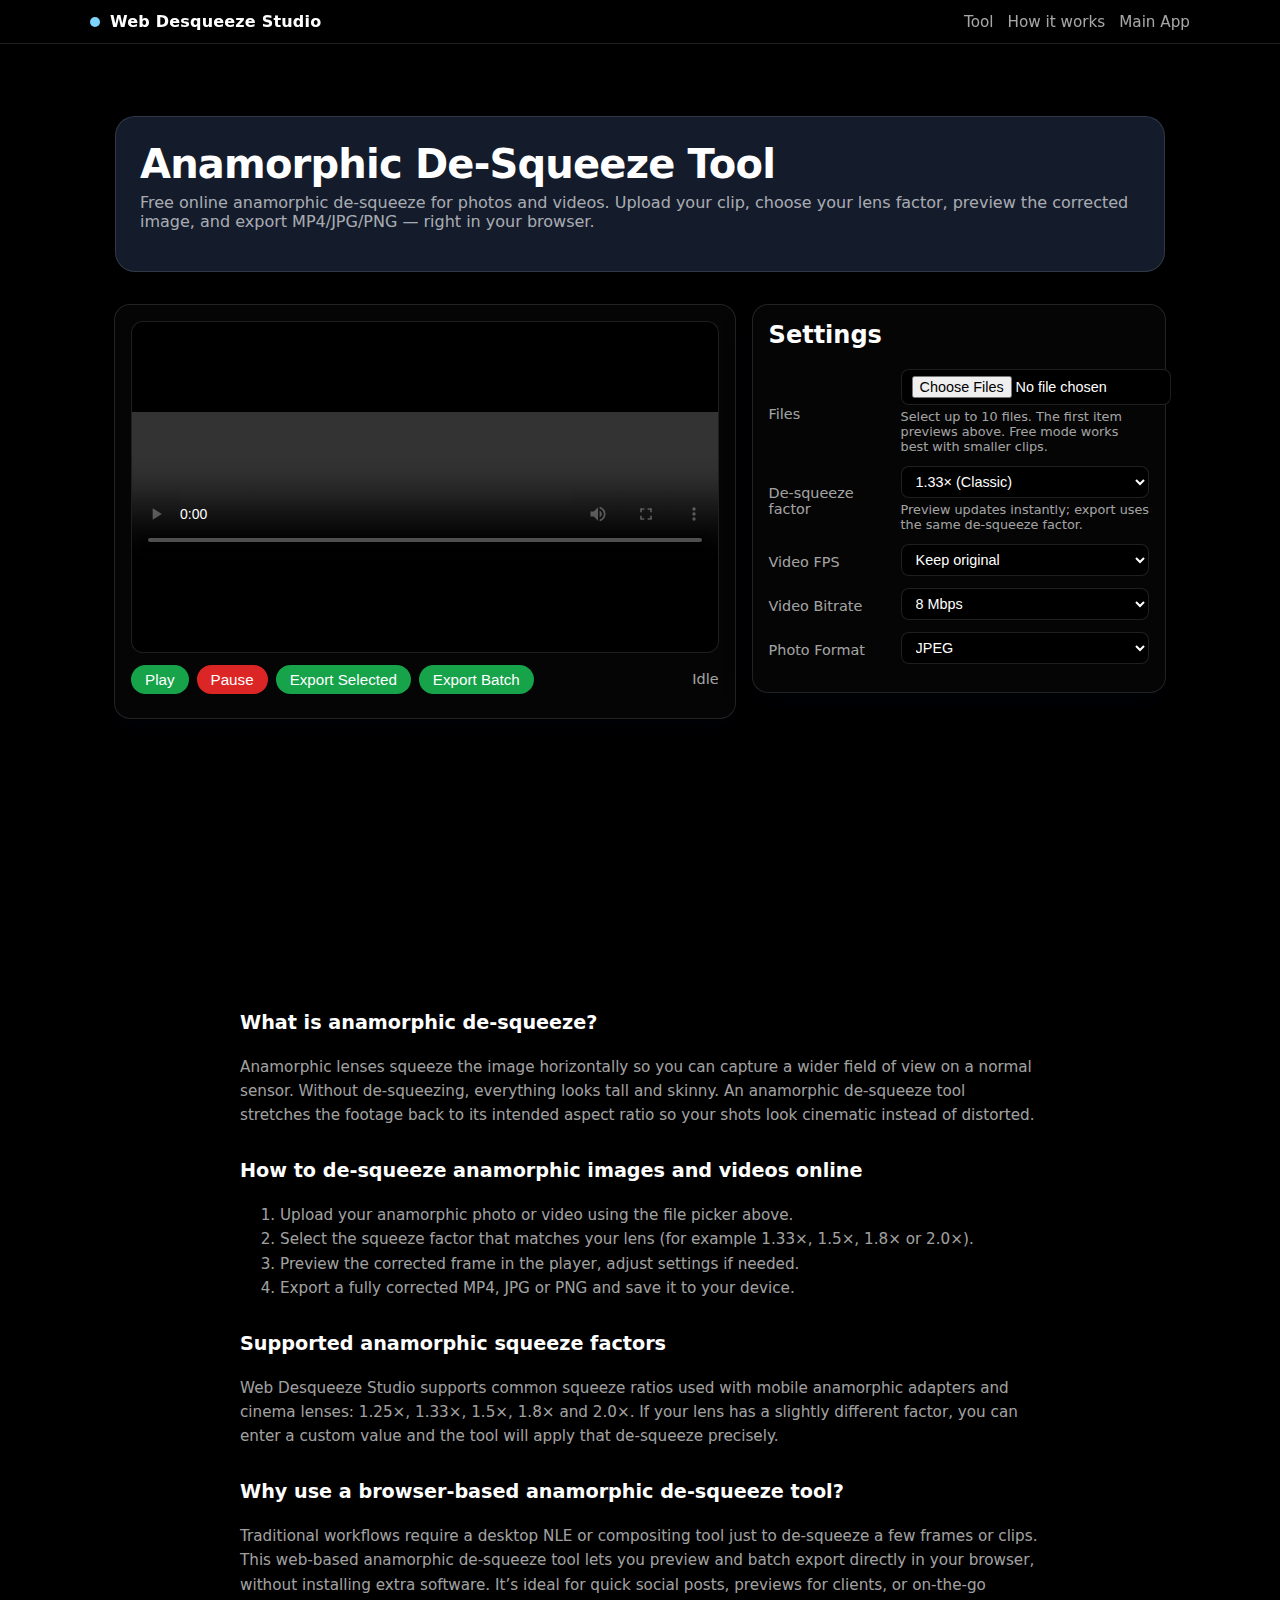
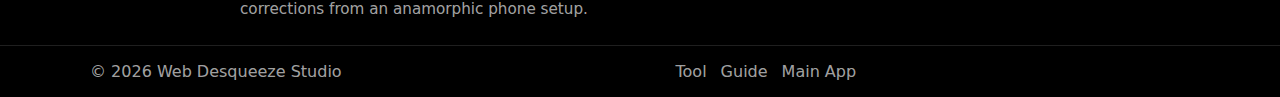
<file: anamorphic-de-squeeze.html>
<!doctype html>
<html lang="en">
<head>
  <meta charset="utf-8" />
  <meta name="viewport" content="width=device-width, initial-scale=1" />

  <!-- SEO: core -->
  <title>Anamorphic De-Squeeze Tool – Web Desqueeze Studio</title>
  <meta name="description"
        content="Free online anamorphic de-squeeze tool. Upload your anamorphic photos or videos, choose your lens squeeze factor (1.33x, 1.5x, 1.8x, 2.0x) and export fully corrected MP4/JPG/PNG with batch support." />
  <meta name="robots" content="index,follow" />
  <link rel="canonical" href="https://anamorphic-desqueeze.com/anamorphic-de-squeeze/" />

  <!-- Open Graph -->
  <meta property="og:type" content="website" />
  <meta property="og:title" content="Anamorphic De-Squeeze Tool – Web Desqueeze Studio" />
  <meta property="og:description"
        content="De-squeeze anamorphic photos and videos in your browser. Preview live and export corrected MP4/JPG/PNG with batch processing." />
  <meta property="og:url" content="https://anamorphic-desqueeze.com/anamorphic-de-squeeze/" />
  <meta property="og:image" content="https://anamorphic-desqueeze.com/og-cover.jpg" />

  <!-- Twitter -->
  <meta name="twitter:card" content="summary_large_image" />
  <meta name="twitter:title" content="Anamorphic De-Squeeze Tool – Web Desqueeze Studio" />
  <meta name="twitter:description"
        content="Free online anamorphic de-squeeze for anamorphic lenses. Try it on your photos or videos, including mobile anamorphic adapters." />
  <meta name="twitter:image" content="https://anamorphic-desqueeze.com/og-cover.jpg" />

  <!-- JSON-LD: WebApplication / Tool -->
  <script type="application/ld+json">
  {
    "@context": "https://schema.org",
    "@type": "WebApplication",
    "name": "Web Desqueeze Studio – Anamorphic De-Squeeze Tool",
    "url": "https://anamorphic-desqueeze.com/anamorphic-de-squeeze/",
    "applicationCategory": "MultimediaApplication",
    "description": "Browser-based anamorphic de-squeeze tool for photos and videos. Supports common anamorphic squeeze factors (1.25x, 1.33x, 1.5x, 1.8x, 2.0x) with batch export to MP4, JPG and PNG.",
    "image": "https://anamorphic-desqueeze.com/og-cover.jpg",
    "operatingSystem": "Any",
    "offers": {
      "@type": "Offer",
      "price": "0",
      "priceCurrency": "USD"
    },
    "creator": {
      "@type": "Organization",
      "name": "Web Desqueeze Studio"
    }
  }
  </script>

  <!-- GA4 (optional, reuse your existing ID) -->
  <script async src="https://www.googletagmanager.com/gtag/js?id=G-6BFDRLKVZK"></script>
  <script>
    window.dataLayer = window.dataLayer || [];
    function gtag(){ dataLayer.push(arguments); }
    gtag('js', new Date());
    gtag('config', 'G-6BFDRLKVZK');
  </script>

  <!-- Styles -->
  <link rel="stylesheet" href="./style.css?v=2" />

  <!-- Minimal header/footer styling (same as your main page) -->
  <style>
    :root {
      --bg: #000; --fg: #fff; --muted: rgba(255,255,255,.65);
      --accent: #7dd3fc;
      --border: rgba(255,255,255,.12);
    }
    body { background:#000; color:#fff; margin:0; font-family: system-ui, -apple-system, BlinkMacSystemFont, "SF Pro Text", sans-serif; }
    .site-header { position:sticky; top:0; z-index:50; background:rgba(0,0,0,.8); backdrop-filter: blur(8px); border-bottom:1px solid var(--border); }
    .site-header__inner { max-width:1100px; margin:0 auto; display:flex; gap:16px; align-items:center; justify-content:space-between; padding:12px 16px; }
    .brand { display:flex; align-items:center; gap:10px; font-weight:700; letter-spacing:.2px; }
    .brand__dot { width:10px; height:10px; border-radius:999px; background:var(--accent); display:inline-block; }
    .nav { display:flex; gap:14px; align-items:center; }
    .nav a { color:var(--muted); text-decoration:none; font-size:.95rem; }
    .nav a:hover { color:#fff; }
    .btn { display:inline-block; background:#000; border:1px solid var(--border); color:#fff; border-radius:12px; padding:8px 14px; text-decoration:none; cursor:pointer; transition:all .15s; }
    .btn:hover { border-color:#555; }
    .btn--primary { border-color: var(--accent); }
    .wrapper { max-width:1100px; margin:0 auto; padding:16px; }
    .hero .card h1 { margin-bottom:.25rem; }
    .hero .card .sub { color:var(--muted); }
    .grid { display:grid; grid-template-columns:minmax(0,3fr) minmax(0,2fr); gap:16px; align-items:flex-start; }
    @media (max-width: 900px) {
      .grid { grid-template-columns:1fr; }
    }
    .panel { background:#050505; border-radius:16px; border:1px solid var(--border); padding:16px; }
    .panel h2 { margin-top:0; }
    .monitor .preview { background:#000; border-radius:12px; overflow:hidden; border:1px solid var(--border); margin-bottom:12px; }
    .monitor video { width:100%; max-height:60vh; background:#000; }
    .controls .actions { display:flex; flex-wrap:wrap; gap:8px; align-items:center; margin-bottom:8px; }
    .controls .start, .controls .stop { border-radius:999px; padding:6px 14px; border:none; font-size:.95rem; cursor:pointer; }
    .controls .start { background:#16a34a; color:#fff; }
    .controls .stop { background:#dc2626; color:#fff; }
    .status { color:var(--muted); font-size:.9rem; }
    .download a { color:var(--accent); text-decoration:none; }
    .download a:hover { text-decoration:underline; }
    .hidden { display:none; }
    .row { display:flex; gap:12px; margin-bottom:12px; }
    .row label { width:120px; font-size:.9rem; color:var(--muted); padding-top:4px; }
    .row > div { flex:1; }
    select, input[type="file"], input[type="number"], input[type="email"], textarea {
      width:100%; max-width:100%;
      background:#000; color:#fff;
      border-radius:8px; border:1px solid var(--border);
      padding:6px 10px; font-size:.9rem;
    }
    small { display:block; color:var(--muted); font-size:.8rem; margin-top:4px; }
    .feature-list { margin:.4rem 0 0 1.2rem; }
    .feature-list li { color: var(--muted); font-size:.95rem; margin:.25rem 0; }
    .site-footer { border-top:1px solid var(--border); margin-top:24px; }
    .site-footer__inner { max-width:1100px; margin:0 auto; padding:16px; display:flex; gap:12px; justify-content:space-between; align-items:center; flex-wrap:wrap; color:var(--muted); }
    .site-footer__links { display:flex; gap:14px; flex-wrap:wrap; }
    .site-footer__links a { color: var(--muted); text-decoration:none; }
    .site-footer__links a:hover { color:#fff; }
    .note { color: var(--muted); font-size:.9rem; }
    main.seo-copy { max-width:800px; margin:32px auto 0; line-height:1.6; color:var(--muted); font-size:.95rem; }
    main.seo-copy h2 { color:#fff; font-size:1.2rem; margin-top:1.8rem; }
  </style>
</head>
<body>
  <!-- Hidden buttons so app.js (if expecting start/stop) never errors -->
  <button id="start" style="display:none"></button>
  <button id="stop" style="display:none"></button>

  <!-- Header -->
  <header class="site-header">
    <div class="site-header__inner">
      <div class="brand">
        <span class="brand__dot"></span>
        <span>Web Desqueeze Studio</span>
      </div>
      <nav class="nav">
        <a href="#tool">Tool</a>
        <a href="#how-it-works">How it works</a>
        <a href="https://anamorphic-desqueeze.com/">Main App</a>
      </nav>
    </div>
  </header>

  <div class="wrapper">
    <header class="hero">
      <div class="card">
        <h1>Anamorphic De-Squeeze Tool</h1>
        <p class="sub">
          Free online anamorphic de-squeeze for photos and videos. Upload your clip, choose your lens factor,
          preview the corrected image, and export MP4/JPG/PNG — right in your browser.
        </p>
      </div>
    </header>

    <!-- TOOL UI (reusing your existing structure / IDs) -->
    <section id="tool" class="grid">
      <section class="panel monitor">
        <div class="preview" id="previewBox">
          <video id="video" playsinline controls preload="metadata"></video>
          <canvas id="photoCanvas" class="hidden"></canvas>
        </div>

        <div class="controls">
          <div class="actions">
            <button id="play" class="start">Play</button>
            <button id="pause" class="stop">Pause</button>
            <button id="exportSelected" class="start" disabled>Export Selected</button>
            <button id="exportBatch" class="start" disabled>Export Batch</button>
            <span id="status" class="status" role="status" aria-live="polite">Idle</span>
          </div>

          <progress id="progressBar" value="0" max="100" class="hidden"></progress>

          <div id="download" class="download hidden">
            <a id="downloadLink" href="#" download>Download</a>
          </div>

          <div id="queue" class="queue hidden"></div>
        </div>
      </section>

      <section class="panel" id="settings">
        <h2>Settings</h2>

        <div class="row">
          <label>Files</label>
          <div>
            <input id="fileInput" type="file"
                   accept="video/*,image/*,.mts,.avi,.mov,.mp4,.png,.jpg,.jpeg"
                   multiple />
            <small>Select up to 10 files. The first item previews above. Free mode works best with smaller clips.</small>
          </div>
        </div>

        <div class="row">
          <label>De-squeeze factor</label>
          <div>
            <select id="desqPreset">
              <option value="1">None (1.00×)</option>
              <option value="1.25">1.25×</option>
              <option value="1.33" selected>1.33× (Classic)</option>
              <option value="1.5">1.50×</option>
              <option value="1.8">1.80×</option>
              <option value="2">2.00×</option>
              <option value="custom">Custom…</option>
            </select>
            <input id="desqCustom" type="number" step="0.01" min="1"
                   placeholder="Custom factor (e.g. 1.45)"
                   class="hidden mt8" />
            <small>Preview updates instantly; export uses the same de-squeeze factor.</small>
          </div>
        </div>

        <div class="row">
          <label>Video FPS</label>
          <div>
            <select id="fpsPreset">
              <option value="copy" selected>Keep original</option>
              <option value="24">24</option>
              <option value="25">25</option>
              <option value="30">30</option>
              <option value="50">50</option>
              <option value="60">60</option>
            </select>
          </div>
        </div>

        <div class="row">
          <label>Video Bitrate</label>
          <div>
            <select id="bitratePreset">
              <option value="8000000" selected>8 Mbps</option>
              <option value="12000000">12 Mbps</option>
              <option value="16000000">16 Mbps</option>
              <option value="25000000">25 Mbps</option>
            </select>
          </div>
        </div>

        <div class="row">
          <label>Photo Format</label>
          <div>
            <select id="photoFormat">
              <option value="image/jpeg" selected>JPEG</option>
              <option value="image/png">PNG</option>
            </select>
          </div>
        </div>

        <!-- Hidden: upload URL, wired to your backend -->
        <div class="row" style="display:none">
          <label>Upload URL</label>
          <input id="uploadUrl" type="text" value="https://api.anamorphic-desqueeze.com/upload" />
        </div>
      </section>
    </section>
  </div>

  <!-- SEO EXPLANATION COPY -->
  <main class="seo-copy" id="how-it-works">
    <h2>What is anamorphic de-squeeze?</h2>
    <p>
      Anamorphic lenses squeeze the image horizontally so you can capture a wider field of view on a normal sensor.
      Without de-squeezing, everything looks tall and skinny. An anamorphic de-squeeze tool stretches the footage back
      to its intended aspect ratio so your shots look cinematic instead of distorted.
    </p>

    <h2>How to de-squeeze anamorphic images and videos online</h2>
    <ol>
      <li>Upload your anamorphic photo or video using the file picker above.</li>
      <li>Select the squeeze factor that matches your lens (for example 1.33×, 1.5×, 1.8× or 2.0×).</li>
      <li>Preview the corrected frame in the player, adjust settings if needed.</li>
      <li>Export a fully corrected MP4, JPG or PNG and save it to your device.</li>
    </ol>

    <h2>Supported anamorphic squeeze factors</h2>
    <p>
      Web Desqueeze Studio supports common squeeze ratios used with mobile anamorphic adapters and cinema lenses:
      1.25×, 1.33×, 1.5×, 1.8× and 2.0×. If your lens has a slightly different factor, you can enter a custom
      value and the tool will apply that de-squeeze precisely.
    </p>

    <h2>Why use a browser-based anamorphic de-squeeze tool?</h2>
    <p>
      Traditional workflows require a desktop NLE or compositing tool just to de-squeeze a few frames or clips.
      This web-based anamorphic de-squeeze tool lets you preview and batch export directly in your browser, without
      installing extra software. It’s ideal for quick social posts, previews for clients, or on-the-go corrections
      from an anamorphic phone setup.
    </p>
  </main>

  <!-- Footer -->
  <footer class="site-footer">
    <div class="site-footer__inner">
      <div>© <span id="y"></span> Web Desqueeze Studio</div>
      <div class="site-footer__links">
        <a href="#tool">Tool</a>
        <a href="#how-it-works">Guide</a>
        <a href="https://anamorphic-desqueeze.com/" rel="noopener">Main App</a>
      </div>
      <div class="note"></div>
    </div>
  </footer>

  <!-- Bootstrapping year -->
  <script>
    document.getElementById('y').textContent = new Date().getFullYear();
  </script>

  <!-- Your app JS (use a version to avoid CDN cache issues, bump v= when you change it) -->
  <script src="./app.js?v=3"></script>
</body>
</html>
</file>
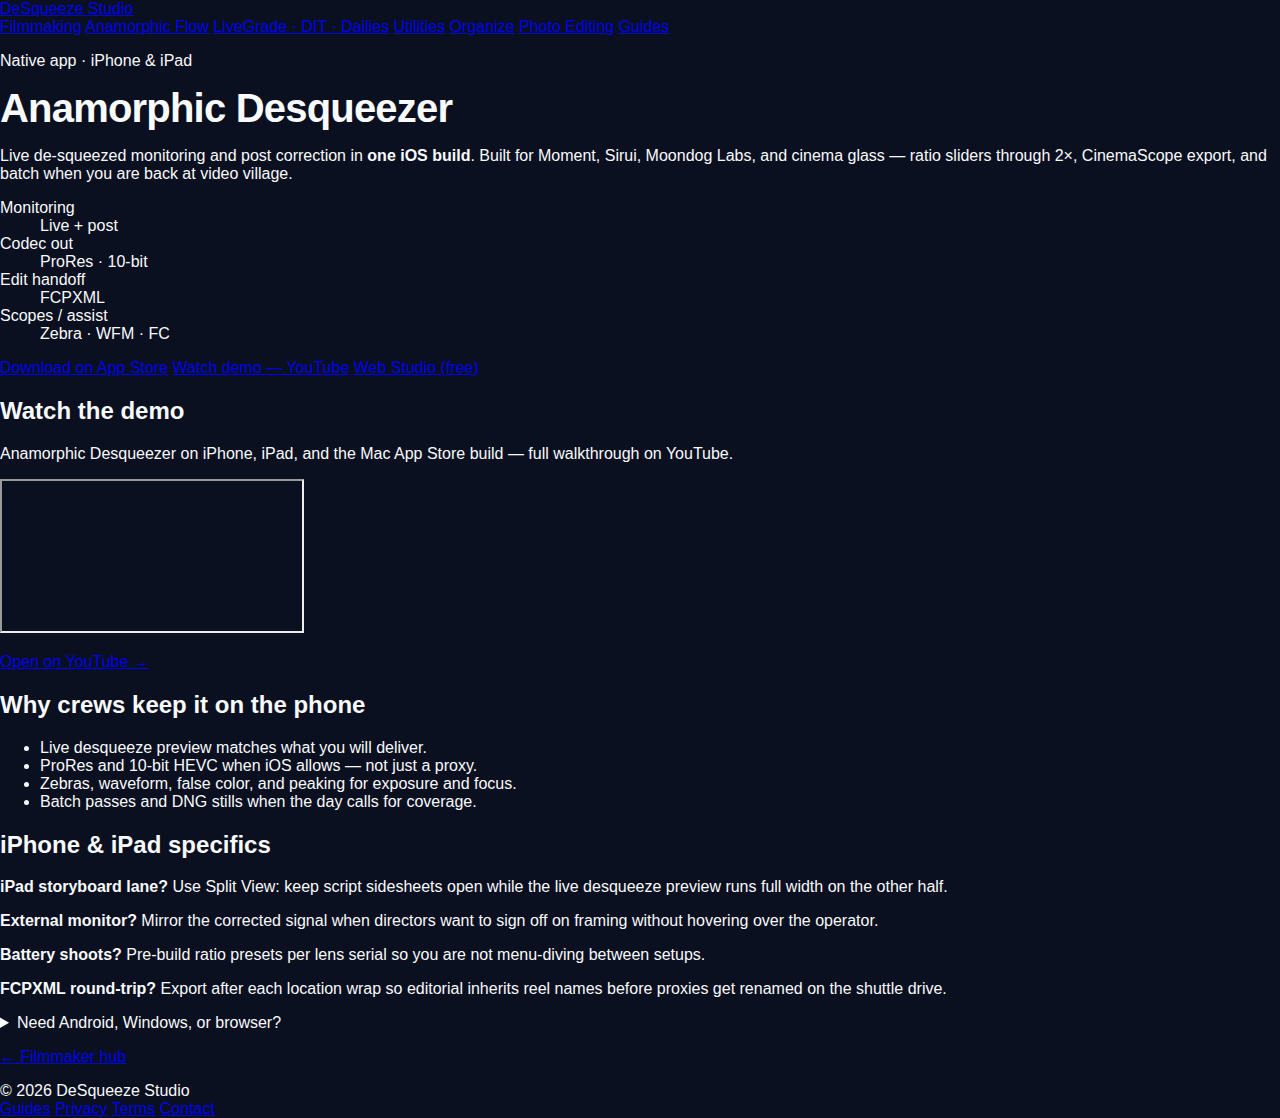
<file: anamorphic-desqueeze-iphone.html>
<!doctype html>
<html lang="en">
<head>
  <meta charset="utf-8" />
  <meta name="viewport" content="width=device-width, initial-scale=1" />

  <title>Anamorphic De-Squeeze for iPhone & iPad | iOS App — DeSqueeze Studio</title>
  <meta name="description"
        content="De-squeeze anamorphic footage on iPhone and iPad. Ratio sliders, CinemaScope presets, batch workflows. On-set monitoring and post for 1.33×, 1.5×, 1.8×, 2× lenses. Download the iOS app or use the free Web Studio." />
  <meta name="keywords"
        content="anamorphic iPhone, anamorphic iPad, iOS desqueeze, iPhone anamorphic lens, 1.33x 1.5x 2x iPhone, CinemaScope iOS, anamorphic app iPhone, desqueeze app iPad, Moment Sirui iPhone" />
  <link rel="canonical" href="https://anamorphic-desqueeze.com/anamorphic-desqueeze-iphone.html" />
  <meta name="robots" content="index,follow" />

  <meta property="og:type" content="website" />
  <meta property="og:title" content="Anamorphic De-Squeeze for iPhone & iPad — DeSqueeze Studio" />
  <meta property="og:description" content="Ratio sliders, CinemaScope, batch workflows. On-set and post anamorphic correction for iPhone & iPad. Free Web Studio also available." />
  <meta property="og:url" content="https://anamorphic-desqueeze.com/anamorphic-desqueeze-iphone.html" />
  <meta property="og:image" content="https://anamorphic-desqueeze.com/preview.jpg" />
  <meta name="twitter:card" content="summary_large_image" />
  <meta name="twitter:title" content="Anamorphic De-Squeeze for iPhone & iPad" />

  <link rel="stylesheet" href="./style.css?v=22" />
</head>
<body class="product-skin product-skin--ios">

  <header class="site-header">
    <div class="site-header__inner">
      <a href="/" class="brand">
        <span class="brand__dot"></span>
        <span>DeSqueeze Studio</span>
      </a>
      <nav class="nav">
        <a href="/index.html#filmstudio">Filmmaking</a>
        <a href="/index.html#anamorphic-flow">Anamorphic Flow</a>
        <a href="/index.html#live-grade">LiveGrade · DIT · Dailies</a>
        <a href="/index.html#utilities">Utilities</a>
        <a href="/index.html#organize">Organize</a>
        <a href="/photo-editing.html">Photo Editing</a>
        <a href="/guides.html">Guides</a>
      </nav>
    </div>
  </header>

  <main class="product-main">
    <header class="product-hero">
      <p class="product-hero__eyebrow">Native app · iPhone &amp; iPad</p>
      <h1 class="product-hero__title">Anamorphic Desqueezer</h1>
      <p class="product-hero__lede">Live de-squeezed monitoring and post correction in <strong>one iOS build</strong>. Built for Moment, Sirui, Moondog Labs, and cinema glass — ratio sliders through 2×, CinemaScope export, and batch when you are back at video village.</p>
      <dl class="product-spec-strip">
        <div class="product-spec-strip__item">
          <dt>Monitoring</dt>
          <dd>Live + post</dd>
        </div>
        <div class="product-spec-strip__item">
          <dt>Codec out</dt>
          <dd>ProRes · 10-bit</dd>
        </div>
        <div class="product-spec-strip__item">
          <dt>Edit handoff</dt>
          <dd>FCPXML</dd>
        </div>
        <div class="product-spec-strip__item">
          <dt>Scopes / assist</dt>
          <dd>Zebra · WFM · FC</dd>
        </div>
      </dl>
      <div class="product-hero__ctas">
        <a class="product-cta product-cta--primary" href="https://apps.apple.com/za/app/anamorphicdesqueezer/id6757354068" target="_blank" rel="noopener">Download on App Store</a>
        <a class="product-cta" href="https://www.youtube.com/watch?v=FEtxiSnYVy4" target="_blank" rel="noopener">Watch demo — YouTube</a>
        <a class="product-cta" href="/index.html#settings">Web Studio (free)</a>
      </div>
    </header>

    <section class="info-block demo-embed" aria-labelledby="ios-anamorphic-demo-heading">
      <h2 id="ios-anamorphic-demo-heading">Watch the demo</h2>
      <p class="demo-embed__caption">Anamorphic Desqueezer on iPhone, iPad, and the Mac App Store build — full walkthrough on YouTube.</p>
      <div class="demo-embed__frame">
        <iframe src="https://www.youtube.com/embed/FEtxiSnYVy4"
          title="Anamorphic Desqueezer — demo on YouTube"
          allow="accelerometer; autoplay; clipboard-write; encrypted-media; gyroscope; picture-in-picture; web-share"
          allowfullscreen
          loading="lazy"></iframe>
      </div>
      <p class="demo-embed__caption"><a href="https://www.youtube.com/watch?v=FEtxiSnYVy4" target="_blank" rel="noopener">Open on YouTube →</a></p>
    </section>

    <div class="product-body">
      <section class="product-panel">
        <h2>Why crews keep it on the phone</h2>
        <ul>
          <li>Live desqueeze preview matches what you will deliver.</li>
          <li>ProRes and 10-bit HEVC when iOS allows — not just a proxy.</li>
          <li>Zebras, waveform, false color, and peaking for exposure and focus.</li>
          <li>Batch passes and DNG stills when the day calls for coverage.</li>
        </ul>
      </section>

      <section class="product-panel">
        <h2>iPhone &amp; iPad specifics</h2>
        <p><strong>iPad storyboard lane?</strong> Use Split View: keep script sidesheets open while the live desqueeze preview runs full width on the other half.</p>
        <p><strong>External monitor?</strong> Mirror the corrected signal when directors want to sign off on framing without hovering over the operator.</p>
        <p><strong>Battery shoots?</strong> Pre-build ratio presets per lens serial so you are not menu-diving between setups.</p>
        <p><strong>FCPXML round-trip?</strong> Export after each location wrap so editorial inherits reel names before proxies get renamed on the shuttle drive.</p>
      </section>

      <details class="product-more">
        <summary>Need Android, Windows, or browser?</summary>
        <p class="product-more__lede">This page stays Apple-native — expand only if your unit mixes OSes.</p>
        <nav class="product-platform-row" aria-label="Other surfaces">
          <a href="/index.html#settings">Web Studio</a>
          <a href="https://www.youtube.com/watch?v=FEtxiSnYVy4" target="_blank" rel="noopener">iOS &amp; Mac demo (YouTube)</a>
          <a href="https://play.google.com/store/apps/details?id=com.squeezer.app" target="_blank" rel="noopener">Android — Anamorphic Desqueezer</a>
          <a href="https://www.youtube.com/shorts/FnR4Y21En1U" target="_blank" rel="noopener">Android demo (YouTube)</a>
          <a href="https://play.google.com/store/apps/details?id=com.cinematiclens.desqueeze.live" target="_blank" rel="noopener">Android — Pro Cam</a>
          <a href="https://apps.microsoft.com/detail/9ph01d6pq8x3?hl=en-GB&amp;gl=IN" target="_blank" rel="noopener">Windows</a>
          <a href="https://www.youtube.com/shorts/e9TnV-kYe50" target="_blank" rel="noopener">Windows demo (YouTube)</a>
        </nav>
      </details>

      <p class="product-back"><a href="/index.html">← Filmmaker hub</a></p>
    </div>
  </main>

  <footer class="site-footer">
    <div class="site-footer__inner">
      <div>© <span id="y"></span> DeSqueeze Studio</div>
      <div class="site-footer__links">
        <a href="/guides.html">Guides</a>
        <a href="/privacy.html">Privacy</a>
        <a href="/terms.html">Terms</a>
        <a href="mailto:teamcentersap@gmail.com">Contact</a>
      </div>
    </div>
  </footer>
  <script>document.getElementById("y").textContent = new Date().getFullYear();</script>
</body>
</html>
</file>
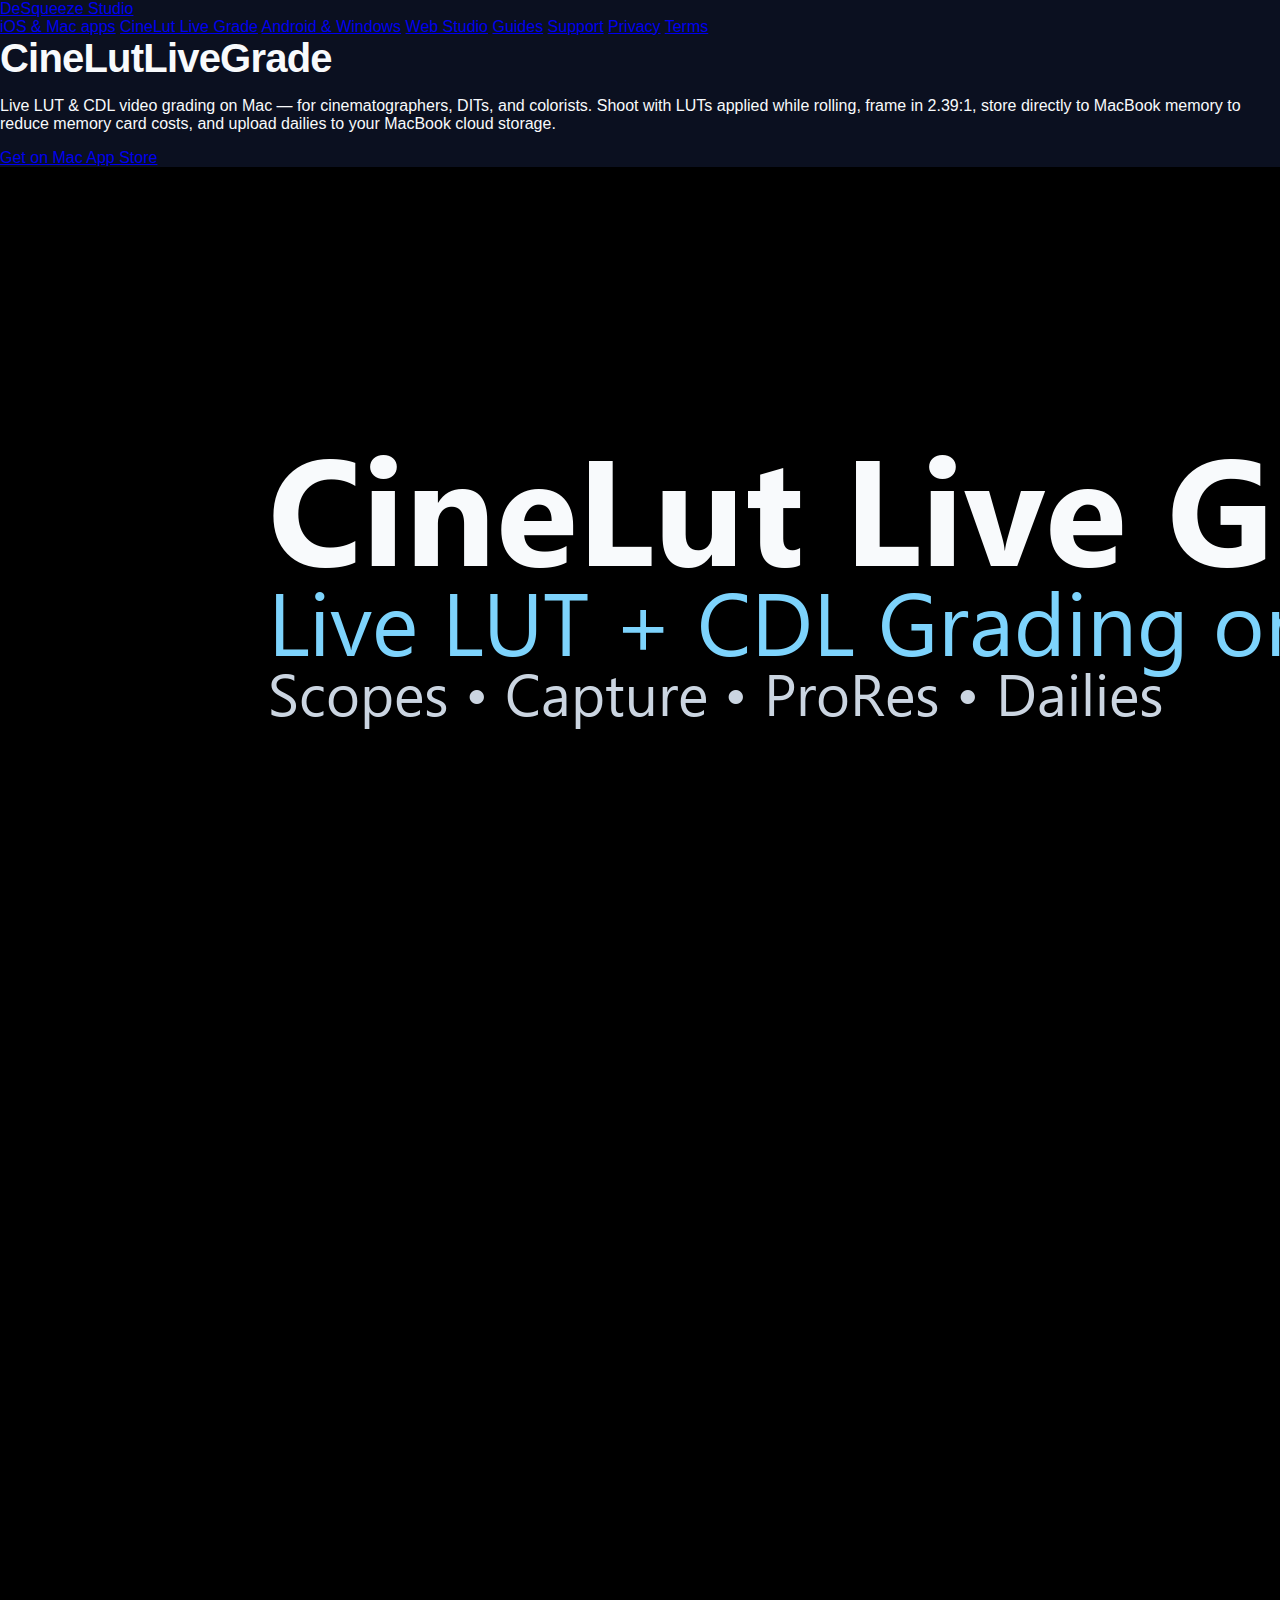
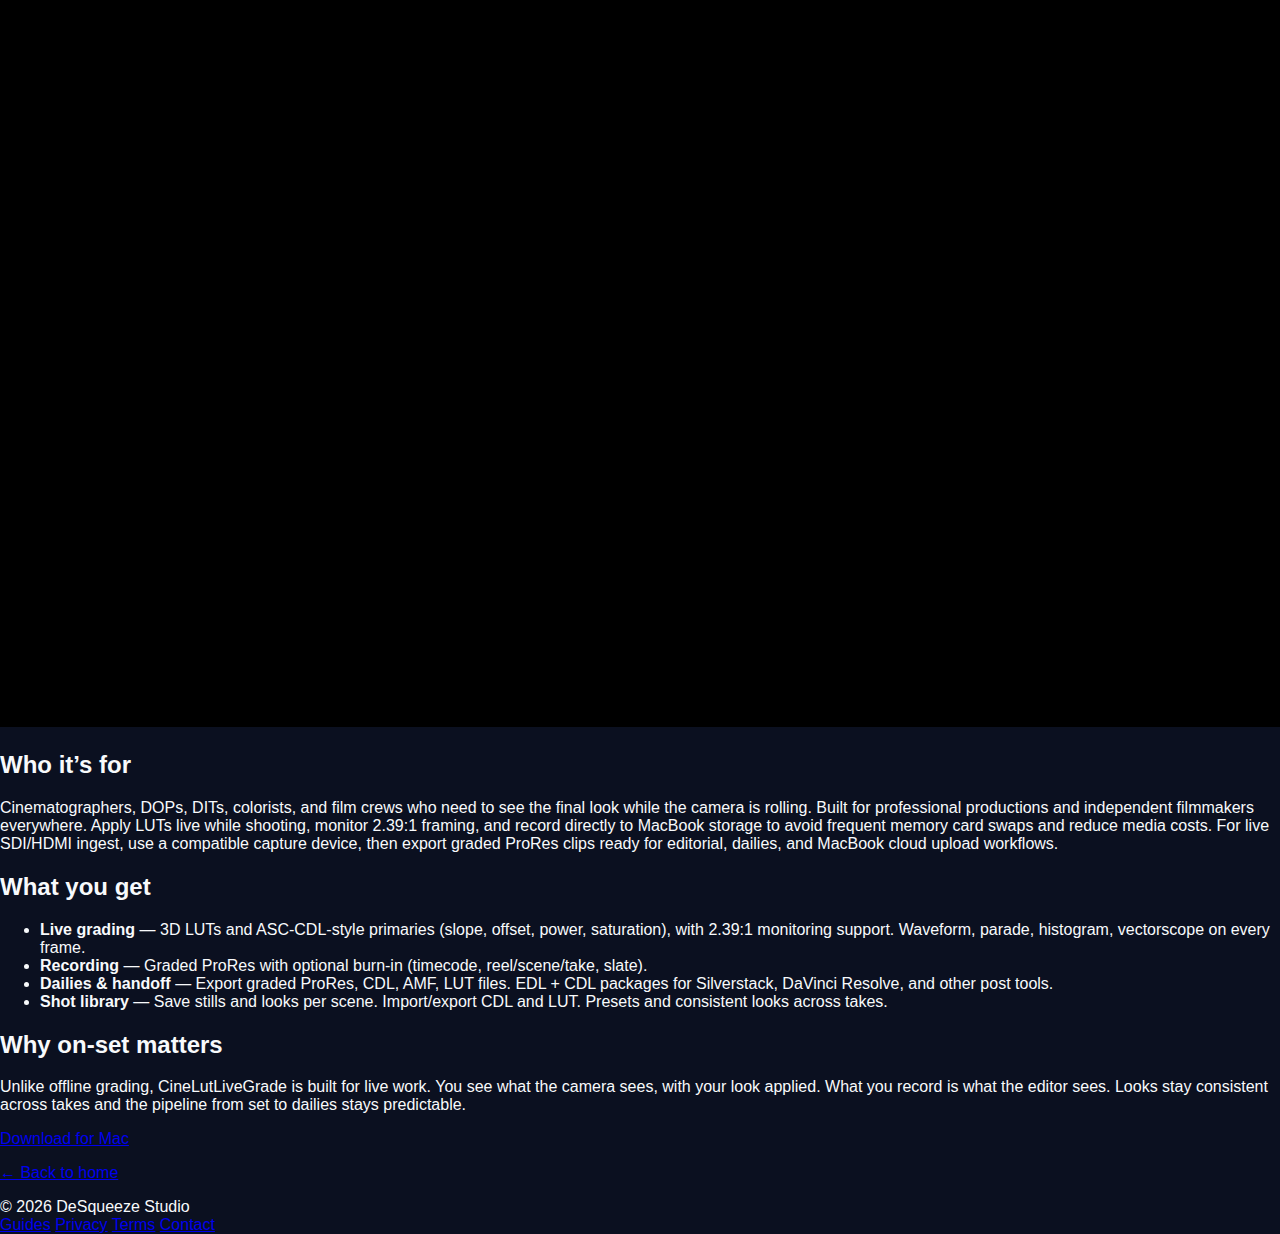
<file: cinelutlivegrade.html>
<!doctype html>
<html lang="en">
<head>
  <meta charset="utf-8" />
  <meta name="viewport" content="width=device-width, initial-scale=1" />

  <!-- SEO: US, Hollywood, global film industry, cinematographers, DITs -->
  <title>CineLutLiveGrade — Live LUT & CDL Grading for Mac | Cinematographers & DITs</title>
  <meta name="description"
        content="On-set live grading and recording for cinematographers, DITs, and colorists. Capture SDI/HDMI, grade with LUTs & CDL, record ProRes. Waveform, parade, EDL + CDL dailies. Mac only." />
  <meta name="keywords"
        content="live LUT grading, on-set grading, DIT tool Mac, CDL grading, cinematographer grading, Hollywood DIT, live video grading, LUT live grade, ASC CDL, dailies workflow, ProRes grading, SDI HDMI capture, colorist on set, film industry tools" />
  <link rel="canonical" href="https://anamorphic-desqueeze.com/cinelutlivegrade.html" />
  <meta name="robots" content="index,follow" />
  <meta name="geo.region" content="IN" />
  <meta name="geo.region" content="US" />
  <meta name="geo.region" content="GB" />
  <meta name="language" content="English" />
  <meta name="distribution" content="global" />

  <meta property="og:type" content="website" />
  <meta property="og:title" content="CineLutLiveGrade — Live LUT & CDL Grading for Cinematographers | Mac" />
  <meta property="og:description" content="On-set live grading and recording. LUTs, CDL, scopes, ProRes, EDL+dailies. For DITs and colorists." />
  <meta property="og:url" content="https://anamorphic-desqueeze.com/cinelutlivegrade.html" />
  <meta property="og:image" content="https://anamorphic-desqueeze.com/preview.jpg" />
  <meta property="og:locale" content="en_US" />
  <meta property="og:locale:alternate" content="en_GB" />
  <meta name="twitter:card" content="summary_large_image" />
  <meta name="twitter:title" content="CineLutLiveGrade — Live LUT & CDL for Cinematographers" />

  <script type="application/ld+json">
  {
    "@context": "https://schema.org",
    "@type": "SoftwareApplication",
    "name": "CineLutLiveGrade",
    "applicationCategory": "MultimediaApplication",
    "operatingSystem": "macOS 15.7 or later",
    "description": "Professional on-set live grading and recording for filmmakers, colorists, and DITs. Capture SDI/HDMI camera feeds, grade with 3D LUTs and ASC-CDL controls, view waveform/parade/histogram/vectorscope, record graded ProRes. Export CDL, AMF, LUT, EDL+CDL for Silverstack, Resolve, editorial. Built for productions worldwide.",
    "url": "https://anamorphic-desqueeze.com/cinelutlivegrade.html",
    "offers": { "@type": "Offer", "url": "https://apps.apple.com/app/cinelutlivegrade/id6760215504" },
    "author": { "@type": "Organization", "name": "Cinematics" },
    "areaServed": ["US", "GB", "AE", "CA", "AU", "DE", "FR", "JP", "KR", "SG", "MX", "BR"]
  }
  </script>
  <script type="application/ld+json">
  {
    "@context": "https://schema.org",
    "@type": "FAQPage",
    "mainEntity": [
      {
        "@type": "Question",
        "name": "Is CineLutLiveGrade for cinematographers and DITs worldwide?",
        "acceptedAnswer": {
          "@type": "Answer",
          "text": "Yes. CineLutLiveGrade is built for filmmakers, colorists, and DITs worldwide. On-set live LUT and CDL grading, ProRes recording, and dailies export work the same regardless of region."
        }
      },
      {
        "@type": "Question",
        "name": "What is live LUT and CDL grading on set?",
        "acceptedAnswer": {
          "@type": "Answer",
          "text": "Live grading means you see the final look while the camera is rolling. You connect an SDI or HDMI feed from the camera (via capture card), apply 3D LUTs and ASC-CDL-style controls (slope, offset, power, saturation), and record graded ProRes clips. Scopes (waveform, parade, histogram, vectorscope) update in real time. Export CDL, LUT, and EDL+CDL for dailies and post."
        }
      }
    ]
  }
  </script>

  <link rel="stylesheet" href="./style.css?v=9" />
</head>
<body>
  <header class="site-header">
    <div class="site-header__inner">
      <a href="/" class="brand">
        <span class="brand__dot"></span>
        <span>DeSqueeze Studio</span>
      </a>
      <nav class="nav">
        <a href="/#ios-ecosystem">iOS &amp; Mac apps</a>
        <a href="/cinelutlivegrade.html">CineLut Live Grade</a>
        <a href="/#other-platforms">Android &amp; Windows</a>
        <a href="/#settings">Web Studio</a>
        <a href="/guides.html">Guides</a>
        <a href="/#support">Support</a>
        <a href="/privacy.html">Privacy</a>
        <a href="/terms.html">Terms</a>
      </nav>
    </div>
  </header>

  <main class="flagship-page">
    <section class="hero-block">
    <h1>CineLutLiveGrade</h1>
    <p class="lead">Live LUT &amp; CDL video grading on Mac — for cinematographers, DITs, and colorists. Shoot with LUTs applied while rolling, frame in 2.39:1, store directly to MacBook memory to reduce memory card costs, and upload dailies to your MacBook cloud storage.</p>

    <a href="https://apps.apple.com/app/cinelutlivegrade/id6760215504" class="flagship-cta" target="_blank" rel="noopener">Get on Mac App Store</a>
    <div class="hero-image">
      <img src="/assets/cinelutlivegrade-promo-collage.png" alt="CineLutLiveGrade promotional collage showing live LUT and CDL grading workflow">
    </div>
    </section>

    <section class="info-block">
    <h2>Who it’s for</h2>
    <p>Cinematographers, DOPs, DITs, colorists, and film crews who need to see the final look while the camera is rolling. Built for professional productions and independent filmmakers everywhere. Apply LUTs live while shooting, monitor 2.39:1 framing, and record directly to MacBook storage to avoid frequent memory card swaps and reduce media costs. For live SDI/HDMI ingest, use a compatible capture device, then export graded ProRes clips ready for editorial, dailies, and MacBook cloud upload workflows.</p>
    </section>

    <section class="info-block">
    <h2>What you get</h2>
    <ul>
      <li><strong>Live grading</strong> — 3D LUTs and ASC-CDL-style primaries (slope, offset, power, saturation), with 2.39:1 monitoring support. Waveform, parade, histogram, vectorscope on every frame.</li>
      <li><strong>Recording</strong> — Graded ProRes with optional burn-in (timecode, reel/scene/take, slate).</li>
      <li><strong>Dailies &amp; handoff</strong> — Export graded ProRes, CDL, AMF, LUT files. EDL + CDL packages for Silverstack, DaVinci Resolve, and other post tools.</li>
      <li><strong>Shot library</strong> — Save stills and looks per scene. Import/export CDL and LUT. Presets and consistent looks across takes.</li>
    </ul>
    </section>

    <section class="info-block">
    <h2>Why on-set matters</h2>
    <p>Unlike offline grading, CineLutLiveGrade is built for live work. You see what the camera sees, with your look applied. What you record is what the editor sees. Looks stay consistent across takes and the pipeline from set to dailies stays predictable.</p>
    </section>

    <p><a href="https://apps.apple.com/app/cinelutlivegrade/id6760215504" class="flagship-cta" target="_blank" rel="noopener">Download for Mac</a></p>

    <p><a href="/">← Back to home</a></p>
  </main>

  <footer class="site-footer">
    <div class="site-footer__inner">
      <div>© <span id="y"></span> DeSqueeze Studio</div>
      <div class="site-footer__links">
        <a href="/guides.html">Guides</a>
        <a href="/privacy.html">Privacy</a>
        <a href="/terms.html">Terms</a>
        <a href="mailto:teamcentersap@gmail.com">Contact</a>
      </div>
    </div>
  </footer>
  <script>document.getElementById("y").textContent = new Date().getFullYear();</script>
</body>
</html>
</file>
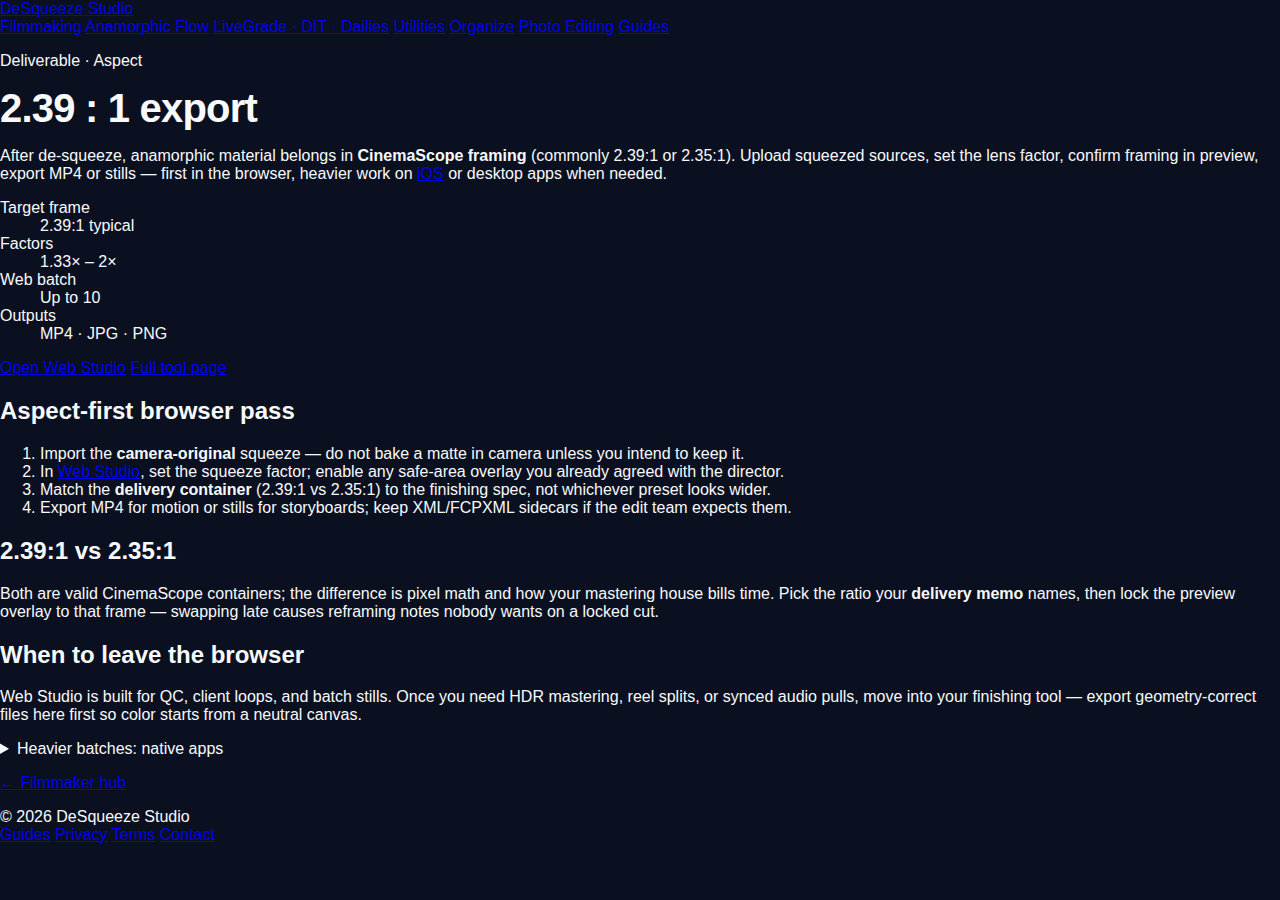
<file: cinemascope-export-online.html>
<!doctype html>
<html lang="en">
<head>
  <meta charset="utf-8" />
  <meta name="viewport" content="width=device-width, initial-scale=1" />

  <title>Cinemascope 2.39:1 Export Online | Anamorphic De-Squeeze — DeSqueeze Studio</title>
  <meta name="description"
        content="Export anamorphic footage to Cinemascope 2.39:1 online. Free Web Studio: upload, pick 1.33×–2×, export MP4 or JPG. No install. Also iOS, Android, Windows apps." />
  <meta name="keywords"
        content="Cinemascope 2.39:1 export online, anamorphic 2.39:1, desqueeze to 2.39:1, anamorphic export online, CinemaScope ratio online tool" />
  <link rel="canonical" href="https://anamorphic-desqueeze.com/cinemascope-export-online.html" />
  <meta name="robots" content="index,follow" />

  <meta property="og:type" content="website" />
  <meta property="og:title" content="Cinemascope 2.39:1 Export Online — DeSqueeze Studio" />
  <meta property="og:description" content="Export anamorphic to 2.39:1 in the browser. Web, iOS, Android, Windows. Free." />
  <meta property="og:url" content="https://anamorphic-desqueeze.com/cinemascope-export-online.html" />
  <meta property="og:image" content="https://anamorphic-desqueeze.com/preview.jpg" />

  <link rel="stylesheet" href="./style.css?v=16" />
</head>
<body class="product-skin product-skin--scope">

  <header class="site-header">
    <div class="site-header__inner">
      <a href="/" class="brand">
        <span class="brand__dot"></span>
        <span>DeSqueeze Studio</span>
      </a>
      <nav class="nav">
        <a href="/index.html#filmstudio">Filmmaking</a>
        <a href="/index.html#anamorphic">Anamorphic Flow</a>
        <a href="/cinelutlivegrade.html">LiveGrade · DIT · Dailies</a>
        <a href="/index.html#utilities">Utilities</a>
        <a href="/index.html#organize">Organize</a>
        <a href="/photo-editing.html">Photo Editing</a>
        <a href="/guides.html">Guides</a>
      </nav>
    </div>
  </header>

  <main class="product-main">
    <header class="product-hero">
      <p class="product-hero__eyebrow">Deliverable · Aspect</p>
      <h1 class="product-hero__title">2.39 : 1 export</h1>
      <p class="product-hero__lede">After de-squeeze, anamorphic material belongs in <strong>CinemaScope framing</strong> (commonly 2.39:1 or 2.35:1). Upload squeezed sources, set the lens factor, confirm framing in preview, export MP4 or stills — first in the browser, heavier work on <a href="/anamorphic-desqueeze-iphone.html">iOS</a> or desktop apps when needed.</p>
      <dl class="product-spec-strip">
        <div class="product-spec-strip__item">
          <dt>Target frame</dt>
          <dd>2.39:1 typical</dd>
        </div>
        <div class="product-spec-strip__item">
          <dt>Factors</dt>
          <dd>1.33× – 2×</dd>
        </div>
        <div class="product-spec-strip__item">
          <dt>Web batch</dt>
          <dd>Up to 10</dd>
        </div>
        <div class="product-spec-strip__item">
          <dt>Outputs</dt>
          <dd>MP4 · JPG · PNG</dd>
        </div>
      </dl>
      <div class="product-hero__ctas">
        <a class="product-cta product-cta--primary" href="/index.html#settings">Open Web Studio</a>
        <a class="product-cta" href="/how-to-desqueeze-1-33x.html">Full tool page</a>
      </div>
    </header>

    <div class="product-body">
      <section class="product-panel" aria-labelledby="scope-steps">
        <h2 id="scope-steps">Aspect-first browser pass</h2>
        <ol>
          <li>Import the <strong>camera-original</strong> squeeze — do not bake a matte in camera unless you intend to keep it.</li>
          <li>In <a href="/index.html#settings">Web Studio</a>, set the squeeze factor; enable any safe-area overlay you already agreed with the director.</li>
          <li>Match the <strong>delivery container</strong> (2.39:1 vs 2.35:1) to the finishing spec, not whichever preset looks wider.</li>
          <li>Export MP4 for motion or stills for storyboards; keep XML/FCPXML sidecars if the edit team expects them.</li>
        </ol>
      </section>

      <section class="product-panel">
        <h2>2.39:1 vs 2.35:1</h2>
        <p>Both are valid CinemaScope containers; the difference is pixel math and how your mastering house bills time. Pick the ratio your <strong>delivery memo</strong> names, then lock the preview overlay to that frame — swapping late causes reframing notes nobody wants on a locked cut.</p>
      </section>

      <section class="product-panel">
        <h2>When to leave the browser</h2>
        <p>Web Studio is built for QC, client loops, and batch stills. Once you need HDR mastering, reel splits, or synced audio pulls, move into your finishing tool — export geometry-correct files here first so color starts from a neutral canvas.</p>
      </section>

      <details class="product-more">
        <summary>Heavier batches: native apps</summary>
        <p class="product-more__lede">Use native builds when you exceed browser throughput or need background encodes overnight.</p>
        <nav class="product-platform-row" aria-label="Native apps">
          <a href="https://apps.apple.com/za/app/anamorphicdesqueezer/id6757354068" target="_blank" rel="noopener">iOS</a>
          <a href="https://play.google.com/store/apps/details?id=com.squeezer.app" target="_blank" rel="noopener">Android — Anamorphic Desqueezer</a>
          <a href="https://play.google.com/store/apps/details?id=com.cinematiclens.desqueeze.live" target="_blank" rel="noopener">Android — Pro Cam</a>
          <a href="https://apps.microsoft.com/detail/9ph01d6pq8x3?hl=en-GB&amp;gl=IN" target="_blank" rel="noopener">Windows</a>
        </nav>
      </details>

      <p class="product-back"><a href="/index.html">← Filmmaker hub</a></p>
    </div>
  </main>

  <footer class="site-footer">
    <div class="site-footer__inner">
      <div>© <span id="y"></span> DeSqueeze Studio</div>
      <div class="site-footer__links">
        <a href="/guides.html">Guides</a>
        <a href="/privacy.html">Privacy</a>
        <a href="/terms.html">Terms</a>
        <a href="mailto:teamcentersap@gmail.com">Contact</a>
      </div>
    </div>
  </footer>
  <script>document.getElementById("y").textContent = new Date().getFullYear();</script>
</body>
</html>
</file>
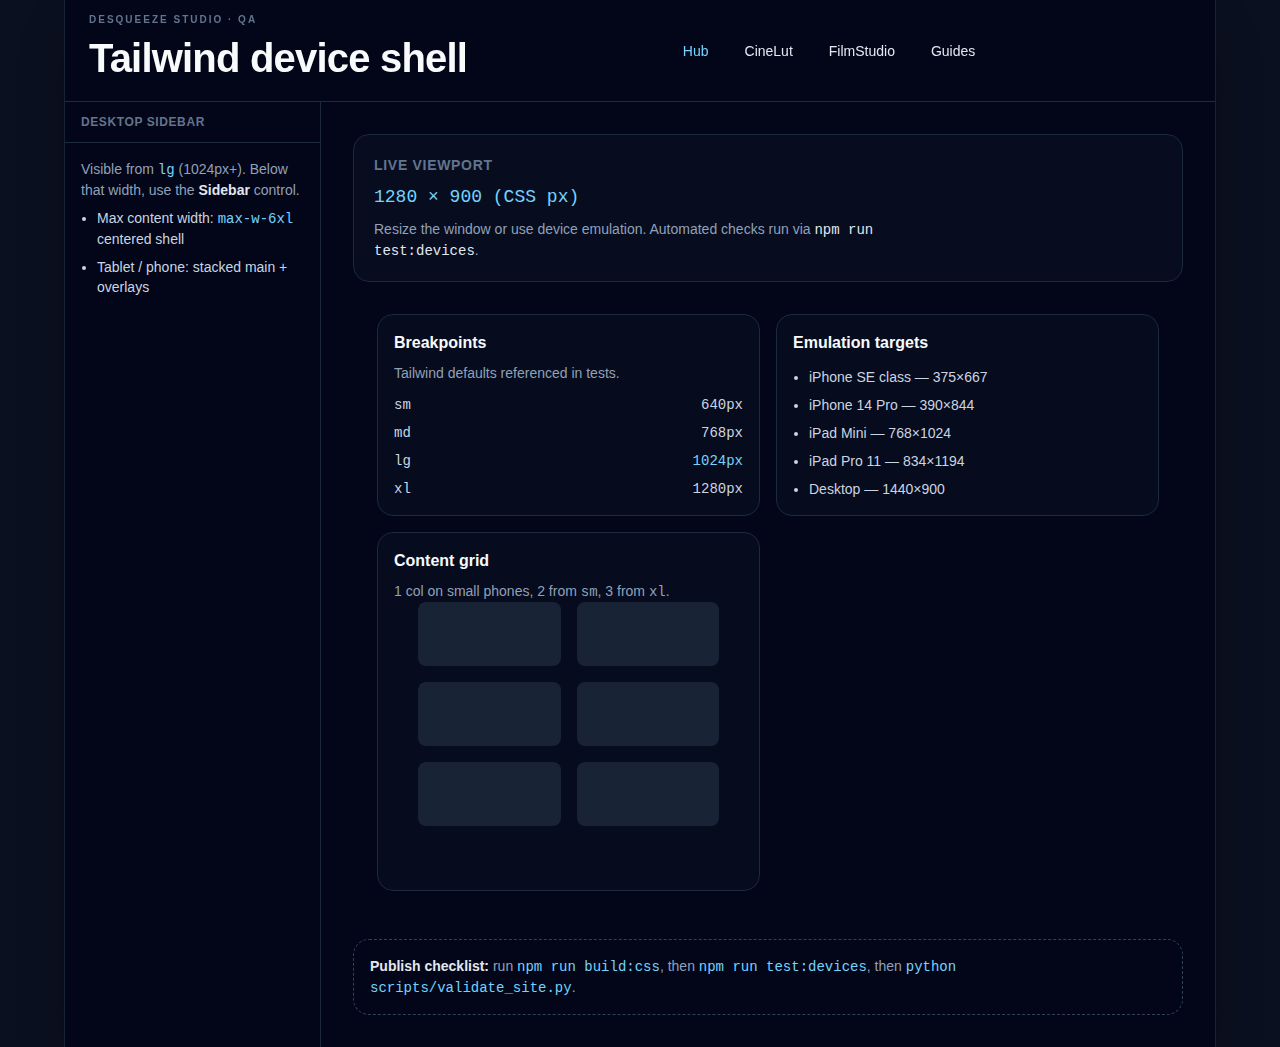
<file: device-lab.html>
<!doctype html>
<html lang="en">
<head>
  <meta charset="utf-8" />
  <meta name="viewport" content="width=device-width, initial-scale=1" />

  <!-- GA4 -->
  <script async src="https://www.googletagmanager.com/gtag/js?id=G-6BFDRLKVZK"></script>
  <script>
    window.dataLayer = window.dataLayer || [];
    function gtag(){ dataLayer.push(arguments); }
    gtag('js', new Date());
    gtag('config', 'G-6BFDRLKVZK');
  </script>

  <title>Responsive layout QA — Tailwind shell (menus, sidebar, breakpoints) | DeSqueeze Studio</title>
  <meta name="description"
        content="Internal QA page for Tailwind-based responsive shell: fixed max-width desktop canvas, tablet and phone navigation patterns, and sidebar behaviour. Use Playwright device tests before publishing UI changes." />
  <meta name="robots" content="noindex,nofollow" />
  <link rel="canonical" href="https://anamorphic-desqueeze.com/device-lab.html" />

  <link rel="stylesheet" href="./style.css?v=27" />
  <link rel="stylesheet" href="./assets/tailwind.css?v=1" />
</head>
<body class="min-h-screen bg-slate-950 text-slate-100 antialiased">
  <a href="#main" class="absolute left-4 top-3 z-[60] rounded-md bg-sky-700 px-3 py-1.5 text-xs font-semibold text-white opacity-0 shadow-lg ring-2 ring-sky-400/40 transition-opacity focus-visible:opacity-100">Main</a>

  <div class="mx-auto flex min-h-screen w-full max-w-6xl flex-col border-x border-slate-800/80 bg-slate-950 shadow-2xl shadow-black/40">
    <header class="sticky top-0 z-40 border-b border-slate-800 bg-slate-950/95 backdrop-blur">
      <div class="flex items-center justify-between gap-3 px-4 py-3 sm:px-5 lg:px-6">
        <div class="min-w-0">
          <p class="truncate text-[10px] font-semibold uppercase tracking-[0.2em] text-slate-500">DeSqueeze Studio · QA</p>
          <h1 class="truncate text-base font-semibold tracking-tight text-slate-50 sm:text-lg">Tailwind device shell</h1>
        </div>

        <nav class="max-lg:hidden lg:flex items-center gap-5 text-sm font-medium text-slate-200" data-testid="desktop-nav" aria-label="Primary">
          <a class="rounded-md px-2 py-1 text-sky-300 hover:bg-slate-800/80 hover:text-sky-200" href="/index.html">Hub</a>
          <a class="rounded-md px-2 py-1 hover:bg-slate-800/80 hover:text-white" href="/cinelutlivegrade.html">CineLut</a>
          <a class="rounded-md px-2 py-1 hover:bg-slate-800/80 hover:text-white" href="/filmstudio.html">FilmStudio</a>
          <a class="rounded-md px-2 py-1 hover:bg-slate-800/80 hover:text-white" href="/guides.html">Guides</a>
        </nav>

        <div class="flex items-center gap-2 lg:gap-3">
          <button type="button"
            class="inline-flex items-center justify-center rounded-lg border border-slate-700 bg-slate-900 px-3 py-2 text-sm font-semibold text-slate-100 shadow-sm hover:border-slate-600 hover:bg-slate-800 lg:hidden"
            data-testid="sidebar-toggle"
            aria-controls="sidebar-overlay"
            aria-expanded="false"
            id="sidebarToggle">
            Sidebar
          </button>
          <button type="button"
            class="inline-flex items-center justify-center rounded-lg border border-slate-700 bg-slate-900 px-3 py-2 text-sm font-semibold text-slate-100 shadow-sm hover:border-slate-600 hover:bg-slate-800 lg:hidden"
            data-testid="menu-button"
            aria-controls="mobile-drawer"
            aria-expanded="false"
            id="menuButton">
            Menu
          </button>
        </div>
      </div>
    </header>

    <div class="flex min-h-0 flex-1 flex-col lg:flex-row">
      <aside class="max-lg:hidden lg:flex w-64 shrink-0 flex-col border-slate-800 bg-slate-950 lg:border-r" data-testid="sidebar-desktop" aria-label="Reference sidebar (desktop)">
        <div class="border-b border-slate-800 px-4 py-3 text-xs font-semibold uppercase tracking-wider text-slate-500">Desktop sidebar</div>
        <div class="flex flex-1 flex-col gap-2 p-4 text-sm text-slate-300">
          <p class="text-slate-400">Visible from <span class="font-mono text-sky-300">lg</span> (1024px+). Below that width, use the <span class="font-semibold text-slate-200">Sidebar</span> control.</p>
          <ul class="list-disc space-y-2 pl-4">
            <li>Max content width: <span class="font-mono text-sky-300">max-w-6xl</span> centered shell</li>
            <li>Tablet / phone: stacked main + overlays</li>
          </ul>
        </div>
      </aside>

      <main class="min-w-0 flex-1 px-4 py-6 sm:px-5 lg:px-8 lg:py-8" id="main">
        <section class="mb-8 rounded-2xl border border-slate-800 bg-slate-900/40 p-4 sm:p-5">
          <h2 class="text-sm font-semibold uppercase tracking-wider text-slate-500">Live viewport</h2>
          <p class="mt-2 font-mono text-lg text-sky-300" id="viewportReadout" data-testid="viewport-readout">—</p>
          <p class="mt-2 max-w-prose text-sm text-slate-400">Resize the window or use device emulation. Automated checks run via <span class="font-mono text-slate-200">npm run test:devices</span>.</p>
        </section>

        <section class="mb-8 grid gap-4 sm:grid-cols-2 xl:grid-cols-3">
          <article class="rounded-2xl border border-slate-800 bg-slate-900/30 p-4">
            <h2 class="text-base font-semibold text-slate-50">Breakpoints</h2>
            <p class="mt-2 text-sm text-slate-400">Tailwind defaults referenced in tests.</p>
            <dl class="mt-3 space-y-2 text-sm font-mono text-slate-300">
              <div class="flex justify-between gap-2"><dt>sm</dt><dd>640px</dd></div>
              <div class="flex justify-between gap-2"><dt>md</dt><dd>768px</dd></div>
              <div class="flex justify-between gap-2"><dt>lg</dt><dd class="text-sky-300">1024px</dd></div>
              <div class="flex justify-between gap-2"><dt>xl</dt><dd>1280px</dd></div>
            </dl>
          </article>
          <article class="rounded-2xl border border-slate-800 bg-slate-900/30 p-4">
            <h2 class="text-base font-semibold text-slate-50">Emulation targets</h2>
            <ul class="mt-3 list-disc space-y-2 pl-4 text-sm text-slate-300">
              <li>iPhone SE class — 375×667</li>
              <li>iPhone 14 Pro — 390×844</li>
              <li>iPad Mini — 768×1024</li>
              <li>iPad Pro 11 — 834×1194</li>
              <li>Desktop — 1440×900</li>
            </ul>
          </article>
          <article class="rounded-2xl border border-slate-800 bg-slate-900/30 p-4 sm:col-span-2 xl:col-span-1">
            <h2 class="text-base font-semibold text-slate-50">Content grid</h2>
            <p class="mt-2 text-sm text-slate-400">1 col on small phones, 2 from <span class="font-mono">sm</span>, 3 from <span class="font-mono">xl</span>.</p>
            <div class="mt-4 grid grid-cols-2 gap-2 sm:grid-cols-3">
              <div class="h-16 rounded-lg bg-slate-800/80"></div>
              <div class="h-16 rounded-lg bg-slate-800/80"></div>
              <div class="h-16 rounded-lg bg-slate-800/80"></div>
              <div class="h-16 rounded-lg bg-slate-800/80"></div>
              <div class="h-16 rounded-lg bg-slate-800/80"></div>
              <div class="h-16 rounded-lg bg-slate-800/80"></div>
            </div>
          </article>
        </section>

        <section class="rounded-2xl border border-dashed border-slate-700 bg-slate-950/50 p-4 text-sm text-slate-400">
          <p><strong class="text-slate-200">Publish checklist:</strong> run <span class="font-mono text-sky-300">npm run build:css</span>, then <span class="font-mono text-sky-300">npm run test:devices</span>, then <span class="font-mono text-sky-300">python scripts/validate_site.py</span>.</p>
        </section>
      </main>
    </div>
  </div>

  <!-- Mobile menu drawer -->
  <div id="mobile-drawer" class="fixed inset-0 z-50 max-lg:hidden lg:hidden" data-testid="mobile-drawer" aria-hidden="true">
    <div class="absolute inset-0 bg-black/60" data-testid="drawer-backdrop" id="drawerBackdrop"></div>
    <div class="absolute right-0 top-0 flex h-full w-[min(100%,20rem)] flex-col border-l border-slate-800 bg-slate-950 shadow-xl">
      <div class="flex items-center justify-between border-b border-slate-800 px-4 py-3">
        <span class="text-sm font-semibold text-slate-200">Menu</span>
        <button type="button" class="rounded-lg border border-slate-700 px-2 py-1 text-xs font-semibold text-slate-200 hover:bg-slate-800" data-testid="drawer-close" id="drawerClose">Close</button>
      </div>
      <nav class="flex flex-col gap-1 p-3 text-sm font-medium" aria-label="Mobile primary">
        <a class="rounded-lg px-3 py-2 text-sky-300 hover:bg-slate-900" href="/index.html">Hub</a>
        <a class="rounded-lg px-3 py-2 hover:bg-slate-900 hover:text-white" href="/cinelutlivegrade.html">CineLut Live Grade</a>
        <a class="rounded-lg px-3 py-2 hover:bg-slate-900 hover:text-white" href="/anamorphic-desqueeze-iphone.html">Anamorphic Desqueezer</a>
        <a class="rounded-lg px-3 py-2 hover:bg-slate-900 hover:text-white" href="/mediautility.html">MediaUtility</a>
        <a class="rounded-lg px-3 py-2 hover:bg-slate-900 hover:text-white" href="/document-management-system.html">Document Management System</a>
      </nav>
    </div>
  </div>

  <!-- Sidebar overlay (tablet / phone) -->
  <div id="sidebar-overlay" class="fixed inset-0 z-40 max-lg:hidden lg:hidden" data-testid="sidebar-overlay" aria-hidden="true">
    <div class="absolute inset-0 bg-black/50" id="sidebarBackdrop"></div>
    <div class="absolute left-0 top-0 flex h-full w-[min(100%,18rem)] flex-col border-r border-slate-800 bg-slate-950 shadow-xl">
      <div class="flex items-center justify-between border-b border-slate-800 px-4 py-3">
        <span class="text-sm font-semibold text-slate-200">Sidebar</span>
        <button type="button" class="rounded-lg border border-slate-700 px-2 py-1 text-xs font-semibold text-slate-200 hover:bg-slate-800" id="sidebarClose" data-testid="sidebar-close">Close</button>
      </div>
      <div class="flex-1 overflow-auto p-4 text-sm text-slate-300">
        <p class="text-slate-400">Overlay sidebar for viewports under <span class="font-mono text-sky-300">lg</span>. Mirrors desktop notes for QA.</p>
        <ul class="mt-3 list-disc space-y-2 pl-4">
          <li>Touch-friendly hit targets</li>
          <li>Scrollable when content grows</li>
        </ul>
      </div>
    </div>
  </div>

  <script>
    (function () {
      var menuBtn = document.getElementById('menuButton');
      var drawer = document.getElementById('mobile-drawer');
      var drawerBackdrop = document.getElementById('drawerBackdrop');
      var drawerClose = document.getElementById('drawerClose');
      var sideBtn = document.getElementById('sidebarToggle');
      var sidePanel = document.getElementById('sidebar-overlay');
      var sideBackdrop = document.getElementById('sidebarBackdrop');
      var sideClose = document.getElementById('sidebarClose');
      var readout = document.getElementById('viewportReadout');

      function setOpen(btn, panel, open) {
        if (!btn || !panel) return;
        btn.setAttribute('aria-expanded', open ? 'true' : 'false');
        /* Avoid class name `hidden` — legacy style.css uses .hidden { display:none !important } */
        panel.classList.toggle('max-lg:hidden', !open);
        panel.setAttribute('aria-hidden', open ? 'false' : 'true');
      }

      function updateReadout() {
        if (!readout) return;
        readout.textContent = window.innerWidth + ' × ' + window.innerHeight + ' (CSS px)';
      }

      window.addEventListener('resize', updateReadout);
      updateReadout();

      if (menuBtn && drawer) {
        menuBtn.addEventListener('click', function () {
          var open = drawer.classList.contains('max-lg:hidden');
          setOpen(menuBtn, drawer, open);
          if (open && sidePanel && !sidePanel.classList.contains('max-lg:hidden')) {
            setOpen(sideBtn, sidePanel, false);
          }
        });
        function closeDrawer() { setOpen(menuBtn, drawer, false); }
        if (drawerClose) drawerClose.addEventListener('click', closeDrawer);
        if (drawerBackdrop) drawerBackdrop.addEventListener('click', closeDrawer);
      }

      if (sideBtn && sidePanel) {
        sideBtn.addEventListener('click', function () {
          var open = sidePanel.classList.contains('max-lg:hidden');
          setOpen(sideBtn, sidePanel, open);
          if (open && drawer && !drawer.classList.contains('max-lg:hidden')) {
            setOpen(menuBtn, drawer, false);
          }
        });
        function closeSide() { setOpen(sideBtn, sidePanel, false); }
        if (sideClose) sideClose.addEventListener('click', closeSide);
        if (sideBackdrop) sideBackdrop.addEventListener('click', closeSide);
      }

      window.addEventListener('keydown', function (e) {
        if (e.key === 'Escape') {
          if (drawer && !drawer.classList.contains('max-lg:hidden')) setOpen(menuBtn, drawer, false);
          if (sidePanel && !sidePanel.classList.contains('max-lg:hidden')) setOpen(sideBtn, sidePanel, false);
        }
      });
    })();
  </script>
</body>
</html>
</file>
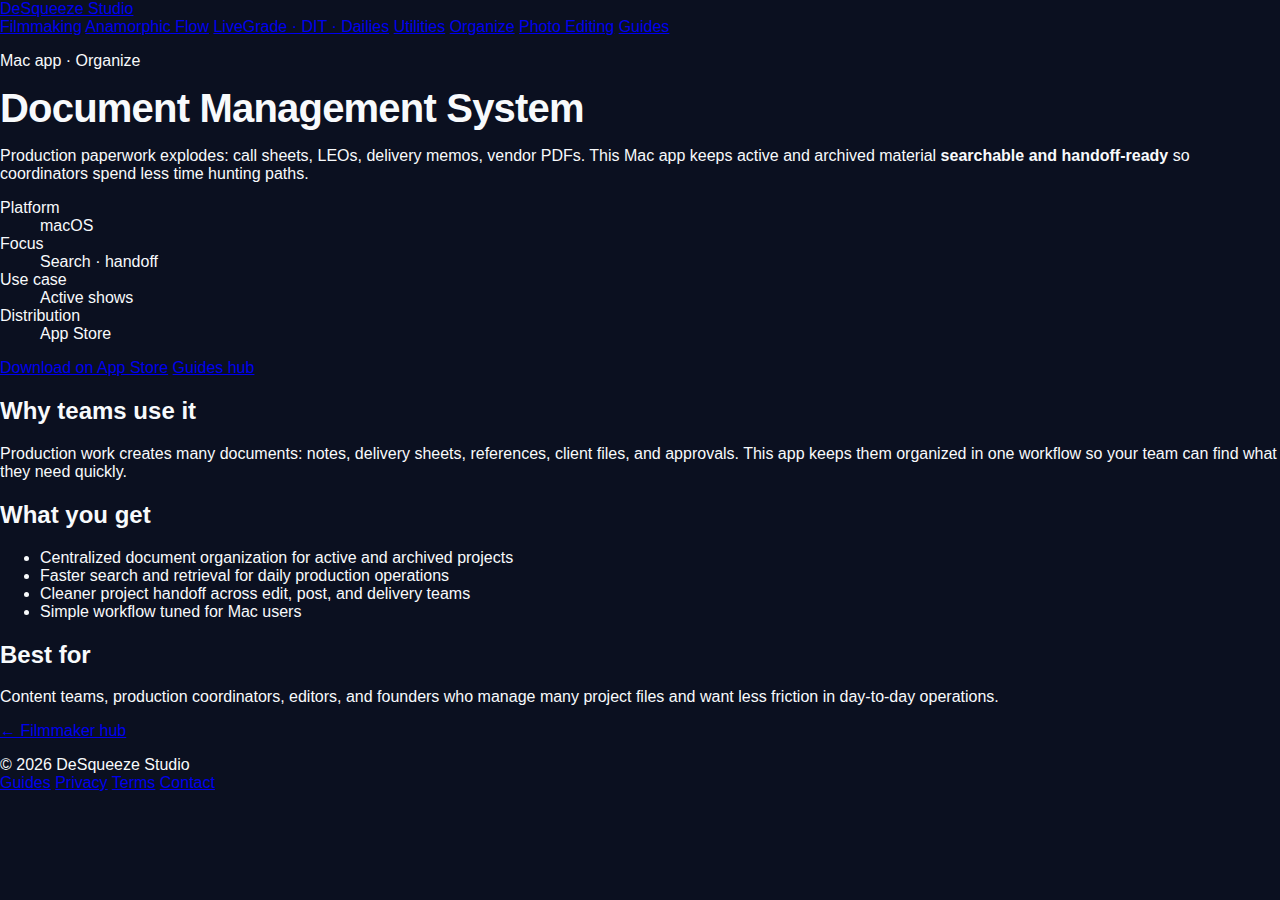
<file: document-management-system.html>
<!doctype html>
<html lang="en">
<head>
  <meta charset="utf-8" />
  <meta name="viewport" content="width=device-width, initial-scale=1" />
  <title>Document Management System — Productivity App for Mac | DeSqueeze Studio</title>
  <meta name="description" content="Document Management System for Mac helps teams organize project files, production notes, and delivery documents with a simple, searchable workflow." />
  <link rel="canonical" href="https://anamorphic-desqueeze.com/document-management-system.html" />
  <meta name="robots" content="index,follow" />
  <meta property="og:title" content="Document Management System — Mac Productivity App" />
  <meta property="og:description" content="Organize production paperwork and project documents in one place. Fast search, cleaner handoff, and better team workflow on Mac." />
  <meta property="og:url" content="https://anamorphic-desqueeze.com/document-management-system.html" />
  <link rel="stylesheet" href="./style.css?v=18" />
</head>
<body class="product-skin product-skin--dms">
  <header class="site-header">
    <div class="site-header__inner">
      <a href="/" class="brand">
        <span class="brand__dot"></span>
        <span>DeSqueeze Studio</span>
      </a>
      <nav class="nav">
        <a href="/index.html#filmstudio">Filmmaking</a>
        <a href="/index.html#anamorphic">Anamorphic Flow</a>
        <a href="/cinelutlivegrade.html">LiveGrade · DIT · Dailies</a>
        <a href="/index.html#utilities">Utilities</a>
        <a href="/index.html#organize">Organize</a>
        <a href="/photo-editing.html">Photo Editing</a>
        <a href="/guides.html">Guides</a>
      </nav>
    </div>
  </header>

  <main class="product-main dms-page">
    <header class="product-hero">
      <p class="product-hero__eyebrow">Mac app · Organize</p>
      <h1 class="product-hero__title">Document Management System</h1>
      <p class="product-hero__lede">Production paperwork explodes: call sheets, LEOs, delivery memos, vendor PDFs. This Mac app keeps active and archived material <strong>searchable and handoff-ready</strong> so coordinators spend less time hunting paths.</p>
      <dl class="product-spec-strip">
        <div class="product-spec-strip__item">
          <dt>Platform</dt>
          <dd>macOS</dd>
        </div>
        <div class="product-spec-strip__item">
          <dt>Focus</dt>
          <dd>Search · handoff</dd>
        </div>
        <div class="product-spec-strip__item">
          <dt>Use case</dt>
          <dd>Active shows</dd>
        </div>
        <div class="product-spec-strip__item">
          <dt>Distribution</dt>
          <dd>App Store</dd>
        </div>
      </dl>
      <div class="product-hero__ctas">
        <a class="product-cta product-cta--primary" href="https://apps.apple.com/us/app/document-management-system/id6761471161?mt=12" target="_blank" rel="noopener">Download on App Store</a>
        <a class="product-cta" href="/guides.html">Guides hub</a>
      </div>
    </header>

    <div class="product-body">
      <section class="block">
        <h2>Why teams use it</h2>
        <p>Production work creates many documents: notes, delivery sheets, references, client files, and approvals. This app keeps them organized in one workflow so your team can find what they need quickly.</p>
      </section>

      <section class="block">
        <h2>What you get</h2>
        <ul>
          <li>Centralized document organization for active and archived projects</li>
          <li>Faster search and retrieval for daily production operations</li>
          <li>Cleaner project handoff across edit, post, and delivery teams</li>
          <li>Simple workflow tuned for Mac users</li>
        </ul>
      </section>

      <section class="block">
        <h2>Best for</h2>
        <p>Content teams, production coordinators, editors, and founders who manage many project files and want less friction in day-to-day operations.</p>
      </section>

      <p class="back-link"><a href="/index.html">← Filmmaker hub</a></p>
    </div>
  </main>

  <footer class="site-footer">
    <div class="site-footer__inner">
      <div>© <span id="y"></span> DeSqueeze Studio</div>
      <div class="site-footer__links">
        <a href="/guides.html">Guides</a>
        <a href="/privacy.html">Privacy</a>
        <a href="/terms.html">Terms</a>
        <a href="mailto:teamcentersap@gmail.com">Contact</a>
      </div>
    </div>
  </footer>
  <script>document.getElementById("y").textContent = new Date().getFullYear();</script>
</body>
</html>
</file>
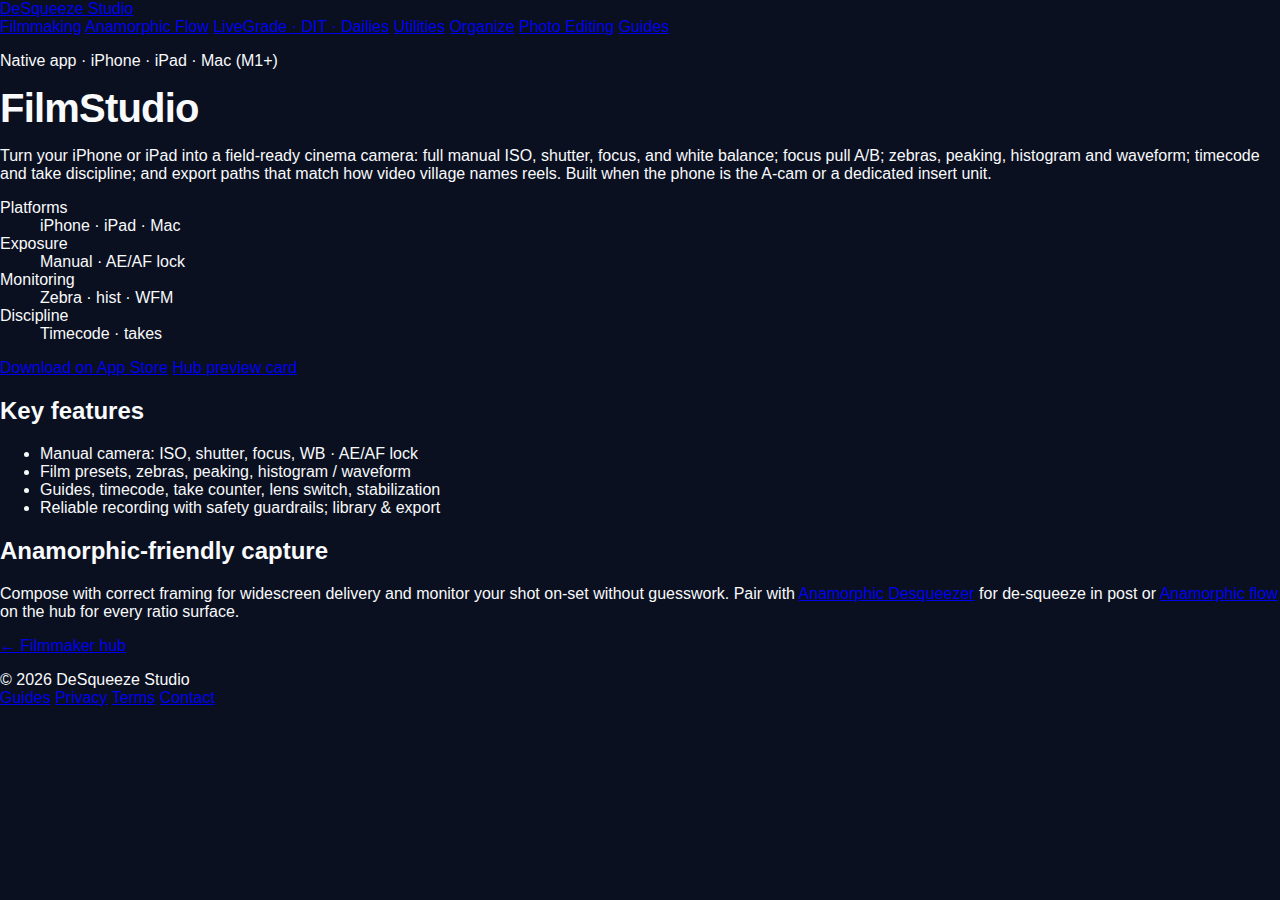
<file: filmstudio.html>
<!doctype html>
<html lang="en">
<head>
  <meta charset="utf-8" />
  <meta name="viewport" content="width=device-width, initial-scale=1" />
  <title>FilmStudio — Pro Camera for iPhone, iPad &amp; Mac | DeSqueeze Studio</title>
  <meta name="description"
        content="FilmStudio turns iPhone and iPad into a field-ready cinema camera: manual ISO, shutter, focus, and white balance; zebras, peaking, histogram and waveform; timecode, takes, and export paths for video village. Mac (M1+) build on the App Store." />
  <link rel="canonical" href="https://anamorphic-desqueeze.com/filmstudio.html" />
  <meta name="robots" content="index,follow" />
  <meta property="og:type" content="website" />
  <meta property="og:title" content="FilmStudio — Pro capture on iPhone, iPad &amp; Mac" />
  <meta property="og:description" content="Manual camera controls, film presets, scopes, timecode, and reliable recording when the phone is the A-cam or insert unit." />
  <meta property="og:url" content="https://anamorphic-desqueeze.com/filmstudio.html" />
  <meta property="og:image" content="https://anamorphic-desqueeze.com/preview.jpg" />
  <meta name="twitter:card" content="summary_large_image" />
  <meta name="twitter:title" content="FilmStudio — iPhone, iPad &amp; Mac cinema camera" />
  <meta name="twitter:description" content="Manual exposure, presets, scopes, timecode, and export paths built for on-set capture." />
  <link rel="stylesheet" href="./style.css?v=27" />
</head>
<body class="product-skin product-skin--ios">
  <header class="site-header">
    <div class="site-header__inner">
      <a href="/" class="brand">
        <span class="brand__dot"></span>
        <span>DeSqueeze Studio</span>
      </a>
      <nav class="nav">
        <a href="/index.html#filmstudio">Filmmaking</a>
        <a href="/index.html#anamorphic-flow">Anamorphic Flow</a>
        <a href="/cinelutlivegrade.html">LiveGrade · DIT · Dailies</a>
        <a href="/mediautility.html">Utilities</a>
        <a href="/document-management-system.html">Organize</a>
        <a href="/photo-editing.html">Photo Editing</a>
        <a href="/guides.html">Guides</a>
      </nav>
    </div>
  </header>

  <main class="product-main">
    <header class="product-hero">
      <p class="product-hero__eyebrow">Native app · iPhone · iPad · Mac (M1+)</p>
      <h1 class="product-hero__title">FilmStudio</h1>
      <p class="product-hero__lede">Turn your iPhone or iPad into a field-ready cinema camera: full manual ISO, shutter, focus, and white balance; focus pull A/B; zebras, peaking, histogram and waveform; timecode and take discipline; and export paths that match how video village names reels. Built when the phone is the A-cam or a dedicated insert unit.</p>
      <dl class="product-spec-strip">
        <div class="product-spec-strip__item">
          <dt>Platforms</dt>
          <dd>iPhone · iPad · Mac</dd>
        </div>
        <div class="product-spec-strip__item">
          <dt>Exposure</dt>
          <dd>Manual · AE/AF lock</dd>
        </div>
        <div class="product-spec-strip__item">
          <dt>Monitoring</dt>
          <dd>Zebra · hist · WFM</dd>
        </div>
        <div class="product-spec-strip__item">
          <dt>Discipline</dt>
          <dd>Timecode · takes</dd>
        </div>
      </dl>
      <div class="product-hero__ctas">
        <a class="product-cta product-cta--primary" href="https://apps.apple.com/us/app/filmstudio/id6761248370" target="_blank" rel="noopener">Download on App Store</a>
        <a class="product-cta" href="/index.html#filmstudio">Hub preview card</a>
      </div>
    </header>

    <div class="product-body">
      <section class="product-panel">
        <h2>Key features</h2>
        <ul>
          <li>Manual camera: ISO, shutter, focus, WB · AE/AF lock</li>
          <li>Film presets, zebras, peaking, histogram / waveform</li>
          <li>Guides, timecode, take counter, lens switch, stabilization</li>
          <li>Reliable recording with safety guardrails; library &amp; export</li>
        </ul>
      </section>

      <section class="product-panel">
        <h2>Anamorphic-friendly capture</h2>
        <p>Compose with correct framing for widescreen delivery and monitor your shot on-set without guesswork. Pair with <a href="/anamorphic-desqueeze-iphone.html">Anamorphic Desqueezer</a> for de-squeeze in post or <a href="/index.html#anamorphic-flow">Anamorphic flow</a> on the hub for every ratio surface.</p>
      </section>

      <p class="product-back"><a href="/index.html">← Filmmaker hub</a></p>
    </div>
  </main>

  <footer class="site-footer">
    <div class="site-footer__inner">
      <div>© <span id="y"></span> DeSqueeze Studio</div>
      <div class="site-footer__links">
        <a href="/guides.html">Guides</a>
        <a href="/privacy.html">Privacy</a>
        <a href="/terms.html">Terms</a>
        <a href="mailto:teamcentersap@gmail.com">Contact</a>
      </div>
    </div>
  </footer>
  <script>document.getElementById("y").textContent = new Date().getFullYear();</script>
</body>
</html>
</file>
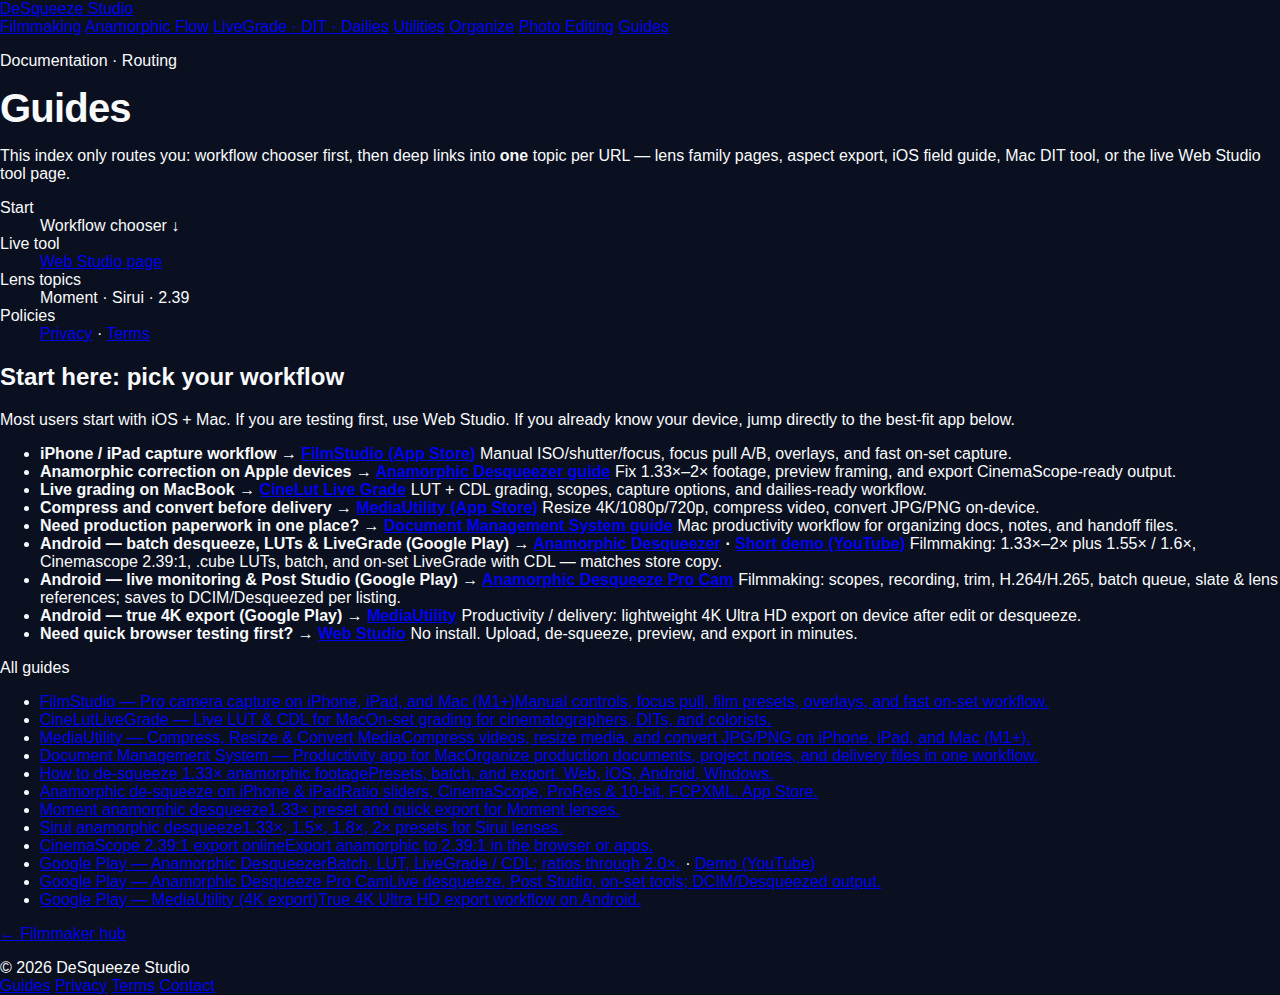
<file: guides.html>
<!doctype html>
<html lang="en">
<head>
  <meta charset="utf-8" />
  <meta name="viewport" content="width=device-width, initial-scale=1" />
  <title>Guides — DeSqueeze Studio</title>
  <meta name="description" content="Start here: choose the right DeSqueeze Studio app for iOS, Mac, Android, Windows, or Web. Compare FilmStudio, Anamorphic Desqueezer, CineLut Live Grade, and MediaUtility with practical guides." />
  <link rel="canonical" href="https://anamorphic-desqueeze.com/guides.html" />
  <meta name="robots" content="index,follow" />
  <meta property="og:title" content="Guides — DeSqueeze Studio" />
  <meta property="og:url" content="https://anamorphic-desqueeze.com/guides.html" />
  <link rel="stylesheet" href="./style.css?v=24" />
</head>
<body class="product-skin product-skin--guides">
  <header class="site-header">
    <div class="site-header__inner">
      <a href="/" class="brand">
        <span class="brand__dot"></span>
        <span>DeSqueeze Studio</span>
      </a>
      <nav class="nav">
        <a href="/index.html#filmstudio">Filmmaking</a>
        <a href="/index.html#anamorphic-flow">Anamorphic Flow</a>
        <a href="/index.html#live-grade">LiveGrade · DIT · Dailies</a>
        <a href="/index.html#utilities">Utilities</a>
        <a href="/index.html#organize">Organize</a>
        <a href="/photo-editing.html">Photo Editing</a>
        <a href="/guides.html">Guides</a>
      </nav>
    </div>
  </header>

  <main class="product-main guides-page guides-page--redesign">
    <header class="product-hero">
      <p class="product-hero__eyebrow">Documentation · Routing</p>
      <h1 class="product-hero__title">Guides</h1>
      <p class="product-hero__lede">This index only routes you: workflow chooser first, then deep links into <strong>one</strong> topic per URL — lens family pages, aspect export, iOS field guide, Mac DIT tool, or the live Web Studio tool page.</p>
      <dl class="product-spec-strip">
        <div class="product-spec-strip__item">
          <dt>Start</dt>
          <dd>Workflow chooser ↓</dd>
        </div>
        <div class="product-spec-strip__item">
          <dt>Live tool</dt>
          <dd><a href="/how-to-desqueeze-1-33x.html">Web Studio page</a></dd>
        </div>
        <div class="product-spec-strip__item">
          <dt>Lens topics</dt>
          <dd>Moment · Sirui · 2.39</dd>
        </div>
        <div class="product-spec-strip__item">
          <dt>Policies</dt>
          <dd><a href="/privacy.html">Privacy</a> · <a href="/terms.html">Terms</a></dd>
        </div>
      </dl>
    </header>

    <div class="product-body">
      <section class="quick-start" aria-label="Start here">
        <h2 class="quick-start__title">Start here: pick your workflow</h2>
        <p class="quick-start__desc">Most users start with iOS + Mac. If you are testing first, use Web Studio. If you already know your device, jump directly to the best-fit app below.</p>
      </section>

      <ul class="chooser">
        <li>
          <strong>iPhone / iPad capture workflow → <a href="https://apps.apple.com/us/app/filmstudio/id6761248370" target="_blank" rel="noopener">FilmStudio (App Store)</a></strong>
          <span>Manual ISO/shutter/focus, focus pull A/B, overlays, and fast on-set capture.</span>
        </li>
        <li>
          <strong>Anamorphic correction on Apple devices → <a href="/anamorphic-desqueeze-iphone.html">Anamorphic Desqueezer guide</a></strong>
          <span>Fix 1.33×–2× footage, preview framing, and export CinemaScope-ready output.</span>
        </li>
        <li>
          <strong>Live grading on MacBook → <a href="/cinelutlivegrade.html">CineLut Live Grade</a></strong>
          <span>LUT + CDL grading, scopes, capture options, and dailies-ready workflow.</span>
        </li>
        <li>
          <strong>Compress and convert before delivery → <a href="https://apps.apple.com/us/app/mediautility/id6760351903" target="_blank" rel="noopener">MediaUtility (App Store)</a></strong>
          <span>Resize 4K/1080p/720p, compress video, convert JPG/PNG on-device.</span>
        </li>
        <li>
          <strong>Need production paperwork in one place? → <a href="/document-management-system.html">Document Management System guide</a></strong>
          <span>Mac productivity workflow for organizing docs, notes, and handoff files.</span>
        </li>
        <li>
          <strong>Android — batch desqueeze, LUTs &amp; LiveGrade (Google Play) → <a href="https://play.google.com/store/apps/details?id=com.squeezer.app" target="_blank" rel="noopener">Anamorphic Desqueezer</a> · <a href="https://www.youtube.com/shorts/FnR4Y21En1U" target="_blank" rel="noopener">Short demo (YouTube)</a></strong>
          <span>Filmmaking: 1.33×–2× plus 1.55× / 1.6×, Cinemascope 2.39:1, .cube LUTs, batch, and on-set LiveGrade with CDL — matches store copy.</span>
        </li>
        <li>
          <strong>Android — live monitoring &amp; Post Studio (Google Play) → <a href="https://play.google.com/store/apps/details?id=com.cinematiclens.desqueeze.live" target="_blank" rel="noopener">Anamorphic Desqueeze Pro Cam</a></strong>
          <span>Filmmaking: scopes, recording, trim, H.264/H.265, batch queue, slate &amp; lens references; saves to DCIM/Desqueezed per listing.</span>
        </li>
        <li>
          <strong>Android — true 4K export (Google Play) → <a href="https://play.google.com/store/apps/details?id=com.capshot.app" target="_blank" rel="noopener">MediaUtility</a></strong>
          <span>Productivity / delivery: lightweight 4K Ultra HD export on device after edit or desqueeze.</span>
        </li>
        <li>
          <strong>Need quick browser testing first? → <a href="/index.html#settings">Web Studio</a></strong>
          <span>No install. Upload, de-squeeze, preview, and export in minutes.</span>
        </li>
      </ul>

      <p class="section-label">All guides</p>
      <ul class="guides-list">
        <li><a href="https://apps.apple.com/us/app/filmstudio/id6761248370" target="_blank" rel="noopener">FilmStudio — Pro camera capture on iPhone, iPad, and Mac (M1+)<span class="guide-desc">Manual controls, focus pull, film presets, overlays, and fast on-set workflow.</span></a></li>
        <li><a href="/cinelutlivegrade.html">CineLutLiveGrade — Live LUT &amp; CDL for Mac<span class="guide-desc">On-set grading for cinematographers, DITs, and colorists.</span></a></li>
        <li><a href="https://apps.apple.com/us/app/mediautility/id6760351903" target="_blank" rel="noopener">MediaUtility — Compress, Resize &amp; Convert Media<span class="guide-desc">Compress videos, resize media, and convert JPG/PNG on iPhone, iPad, and Mac (M1+).</span></a></li>
        <li><a href="/document-management-system.html">Document Management System — Productivity app for Mac<span class="guide-desc">Organize production documents, project notes, and delivery files in one workflow.</span></a></li>
        <li><a href="/how-to-desqueeze-1-33x.html">How to de-squeeze 1.33× anamorphic footage<span class="guide-desc">Presets, batch, and export. Web, iOS, Android, Windows.</span></a></li>
        <li><a href="/anamorphic-desqueeze-iphone.html">Anamorphic de-squeeze on iPhone &amp; iPad<span class="guide-desc">Ratio sliders, CinemaScope, ProRes &amp; 10-bit, FCPXML. App Store.</span></a></li>
        <li><a href="/moment-anamorphic-desqueeze.html">Moment anamorphic desqueeze<span class="guide-desc">1.33× preset and quick export for Moment lenses.</span></a></li>
        <li><a href="/sirui-anamorphic-desqueeze.html">Sirui anamorphic desqueeze<span class="guide-desc">1.33×, 1.5×, 1.8×, 2× presets for Sirui lenses.</span></a></li>
        <li><a href="/cinemascope-export-online.html">CinemaScope 2.39:1 export online<span class="guide-desc">Export anamorphic to 2.39:1 in the browser or apps.</span></a></li>
        <li><a href="https://play.google.com/store/apps/details?id=com.squeezer.app" target="_blank" rel="noopener">Google Play — Anamorphic Desqueezer<span class="guide-desc">Batch, LUT, LiveGrade / CDL; ratios through 2.0×.</span></a> · <a href="https://www.youtube.com/shorts/FnR4Y21En1U" target="_blank" rel="noopener">Demo (YouTube)</a></li>
        <li><a href="https://play.google.com/store/apps/details?id=com.cinematiclens.desqueeze.live" target="_blank" rel="noopener">Google Play — Anamorphic Desqueeze Pro Cam<span class="guide-desc">Live desqueeze, Post Studio, on-set tools; DCIM/Desqueezed output.</span></a></li>
        <li><a href="https://play.google.com/store/apps/details?id=com.capshot.app" target="_blank" rel="noopener">Google Play — MediaUtility (4K export)<span class="guide-desc">True 4K Ultra HD export workflow on Android.</span></a></li>
      </ul>

      <p class="product-back"><a href="/index.html">← Filmmaker hub</a></p>
    </div>
  </main>

  <footer class="site-footer">
    <div class="site-footer__inner">
      <div>© <span id="y"></span> DeSqueeze Studio</div>
      <div class="site-footer__links">
        <a href="/guides.html">Guides</a>
        <a href="/privacy.html">Privacy</a>
        <a href="/terms.html">Terms</a>
        <a href="mailto:teamcentersap@gmail.com">Contact</a>
      </div>
    </div>
  </footer>
  <script>document.getElementById("y").textContent = new Date().getFullYear();</script>
</body>
</html>
</file>
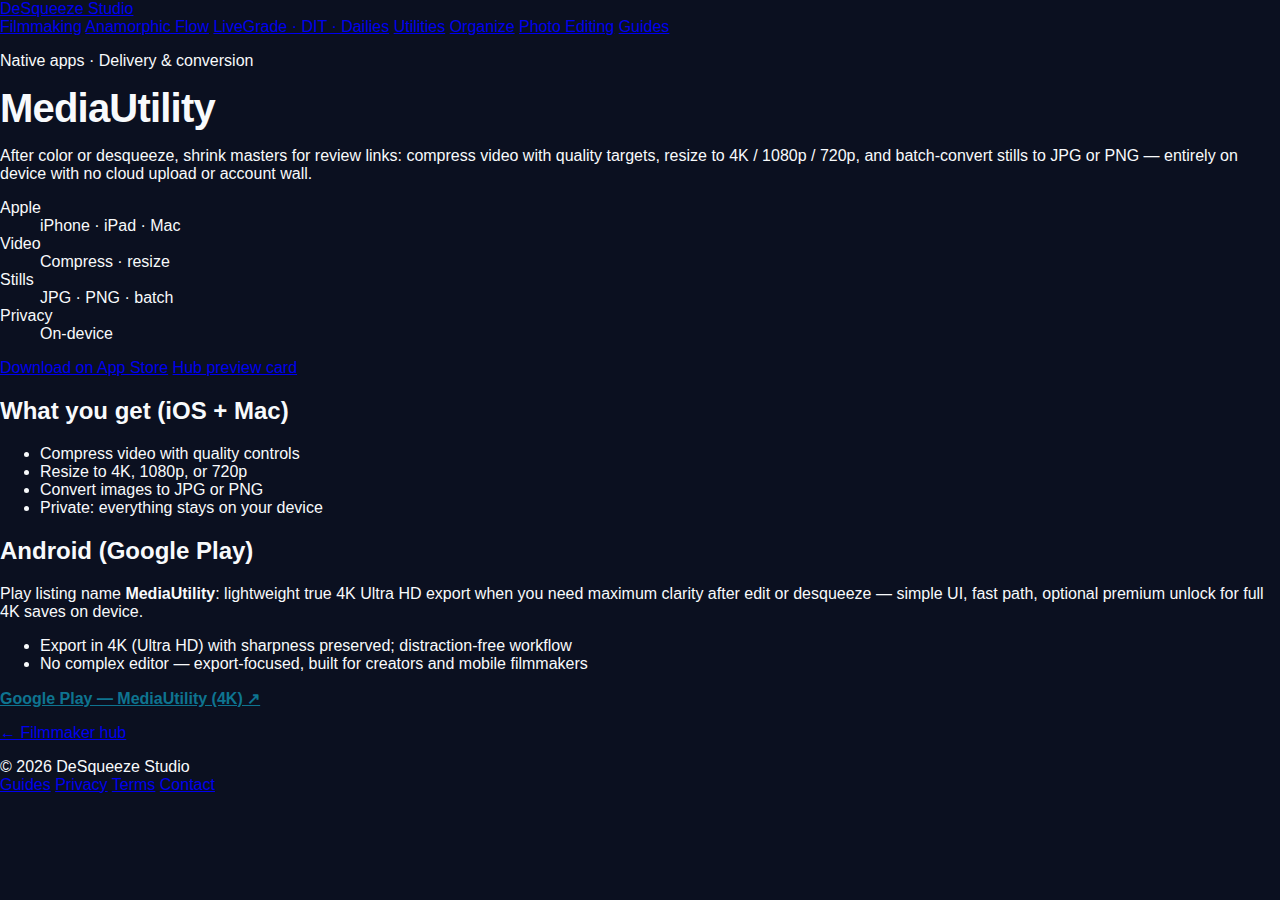
<file: mediautility.html>
<!doctype html>
<html lang="en">
<head>
  <meta charset="utf-8" />
  <meta name="viewport" content="width=device-width, initial-scale=1" />
  <title>MediaUtility — Compress, Resize &amp; Export | iOS, Mac &amp; Android | DeSqueeze Studio</title>
  <meta name="description"
        content="MediaUtility: compress and resize video, batch-convert stills to JPG or PNG on iPhone, iPad, and Mac — all on device. Android build on Google Play for true 4K export after edit or desqueeze." />
  <link rel="canonical" href="https://anamorphic-desqueeze.com/mediautility.html" />
  <meta name="robots" content="index,follow" />
  <meta property="og:type" content="website" />
  <meta property="og:title" content="MediaUtility — Delivery &amp; conversion | DeSqueeze Studio" />
  <meta property="og:description" content="Video compression, resolution targets, and image conversion without a full NLE. Apple App Store and Android Play listings." />
  <meta property="og:url" content="https://anamorphic-desqueeze.com/mediautility.html" />
  <meta property="og:image" content="https://anamorphic-desqueeze.com/preview.jpg" />
  <meta name="twitter:card" content="summary_large_image" />
  <meta name="twitter:title" content="MediaUtility — Compress, resize, export" />
  <meta name="twitter:description" content="On-device media passes: quality controls, 4K/1080p/720p, batch stills. Android 4K export on Google Play." />
  <link rel="stylesheet" href="./style.css?v=26" />
</head>
<body class="product-skin product-skin--scope">
  <header class="site-header">
    <div class="site-header__inner">
      <a href="/" class="brand">
        <span class="brand__dot"></span>
        <span>DeSqueeze Studio</span>
      </a>
      <nav class="nav">
        <a href="/index.html#filmstudio">Filmmaking</a>
        <a href="/index.html#anamorphic-flow">Anamorphic Flow</a>
        <a href="/cinelutlivegrade.html">LiveGrade · DIT · Dailies</a>
        <a href="/mediautility.html" aria-current="page">Utilities</a>
        <a href="/document-management-system.html">Organize</a>
        <a href="/photo-editing.html">Photo Editing</a>
        <a href="/guides.html">Guides</a>
      </nav>
    </div>
  </header>

  <main class="product-main">
    <header class="product-hero">
      <p class="product-hero__eyebrow">Native apps · Delivery &amp; conversion</p>
      <h1 class="product-hero__title">MediaUtility</h1>
      <p class="product-hero__lede">After color or desqueeze, shrink masters for review links: compress video with quality targets, resize to 4K / 1080p / 720p, and batch-convert stills to JPG or PNG — entirely on device with no cloud upload or account wall.</p>
      <dl class="product-spec-strip">
        <div class="product-spec-strip__item">
          <dt>Apple</dt>
          <dd>iPhone · iPad · Mac</dd>
        </div>
        <div class="product-spec-strip__item">
          <dt>Video</dt>
          <dd>Compress · resize</dd>
        </div>
        <div class="product-spec-strip__item">
          <dt>Stills</dt>
          <dd>JPG · PNG · batch</dd>
        </div>
        <div class="product-spec-strip__item">
          <dt>Privacy</dt>
          <dd>On-device</dd>
        </div>
      </dl>
      <div class="product-hero__ctas">
        <a class="product-cta product-cta--primary" href="https://apps.apple.com/us/app/mediautility/id6760351903" target="_blank" rel="noopener">Download on App Store</a>
        <a class="product-cta" href="/mediautility.html">Hub preview card</a>
      </div>
    </header>

    <div class="product-body">
      <section class="product-panel">
        <h2>What you get (iOS + Mac)</h2>
        <ul>
          <li>Compress video with quality controls</li>
          <li>Resize to 4K, 1080p, or 720p</li>
          <li>Convert images to JPG or PNG</li>
          <li>Private: everything stays on your device</li>
        </ul>
      </section>

      <section class="product-panel">
        <h2>Android (Google Play)</h2>
        <p>Play listing name <strong>MediaUtility</strong>: lightweight true 4K Ultra HD export when you need maximum clarity after edit or desqueeze — simple UI, fast path, optional premium unlock for full 4K saves on device.</p>
        <ul>
          <li>Export in 4K (Ultra HD) with sharpness preserved; distraction-free workflow</li>
          <li>No complex editor — export-focused, built for creators and mobile filmmakers</li>
        </ul>
        <p><a href="https://play.google.com/store/apps/details?id=com.capshot.app" target="_blank" rel="noopener" style="font-weight:700;color:#0e7490;">Google Play — MediaUtility (4K) ↗</a></p>
      </section>

      <p class="product-back"><a href="/index.html">← Filmmaker hub</a></p>
    </div>
  </main>

  <footer class="site-footer">
    <div class="site-footer__inner">
      <div>© <span id="y"></span> DeSqueeze Studio</div>
      <div class="site-footer__links">
        <a href="/guides.html">Guides</a>
        <a href="/privacy.html">Privacy</a>
        <a href="/terms.html">Terms</a>
        <a href="mailto:teamcentersap@gmail.com">Contact</a>
      </div>
    </div>
  </footer>
  <script>document.getElementById("y").textContent = new Date().getFullYear();</script>
</body>
</html>
</file>
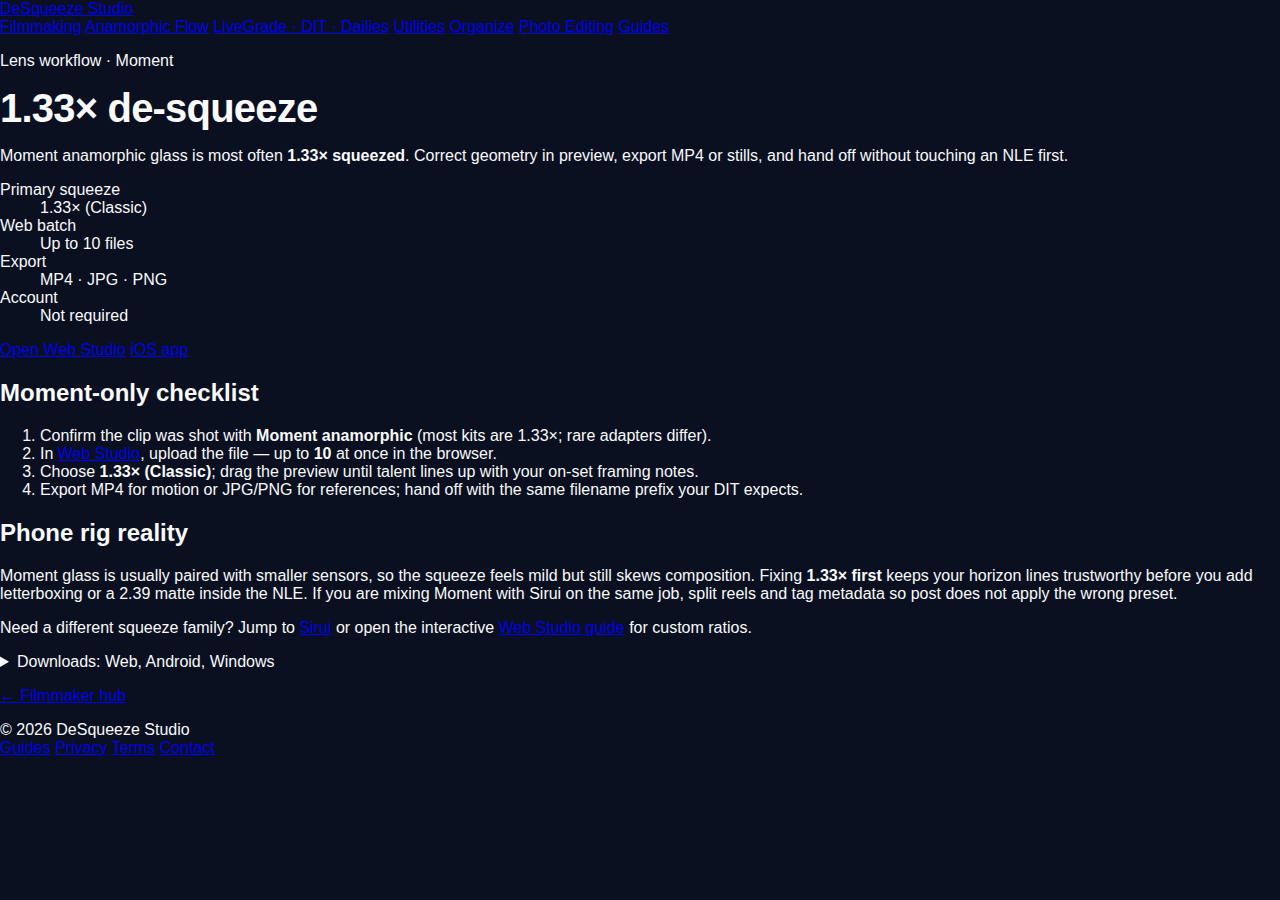
<file: moment-anamorphic-desqueeze.html>
<!doctype html>
<html lang="en">
<head>
  <meta charset="utf-8" />
  <meta name="viewport" content="width=device-width, initial-scale=1" />

  <title>Moment Anamorphic Desqueeze Tool | 1.33× Fix — DeSqueeze Studio</title>
  <meta name="description"
        content="De-squeeze Moment anamorphic lens footage in one click. Free Web Studio, iOS and Android apps. Use 1.33× preset for Moment lenses; export MP4, JPG, PNG. No signup." />
  <meta name="keywords"
        content="Moment anamorphic desqueeze, Moment 1.33x desqueeze, Moment anamorphic lens fix, Moment anamorphic iPhone, desqueeze Moment lens footage" />
  <link rel="canonical" href="https://anamorphic-desqueeze.com/moment-anamorphic-desqueeze.html" />
  <meta name="robots" content="index,follow" />

  <meta property="og:type" content="website" />
  <meta property="og:title" content="Moment Anamorphic Desqueeze Tool — DeSqueeze Studio" />
  <meta property="og:description" content="Fix Moment anamorphic footage with 1.33× preset. Web, iOS, Android, Windows. Free." />
  <meta property="og:url" content="https://anamorphic-desqueeze.com/moment-anamorphic-desqueeze.html" />
  <meta property="og:image" content="https://anamorphic-desqueeze.com/preview.jpg" />

  <link rel="stylesheet" href="./style.css?v=21" />
</head>
<body class="product-skin product-skin--moment">

  <header class="site-header">
    <div class="site-header__inner">
      <a href="/" class="brand">
        <span class="brand__dot"></span>
        <span>DeSqueeze Studio</span>
      </a>
      <nav class="nav">
        <a href="/index.html#filmstudio">Filmmaking</a>
        <a href="/index.html#anamorphic">Anamorphic Flow</a>
        <a href="/index.html#live-grade">LiveGrade · DIT · Dailies</a>
        <a href="/index.html#utilities">Utilities</a>
        <a href="/index.html#organize">Organize</a>
        <a href="/photo-editing.html">Photo Editing</a>
        <a href="/guides.html">Guides</a>
      </nav>
    </div>
  </header>

  <main class="product-main">
    <header class="product-hero">
      <p class="product-hero__eyebrow">Lens workflow · Moment</p>
      <h1 class="product-hero__title">1.33× de-squeeze</h1>
      <p class="product-hero__lede">Moment anamorphic glass is most often <strong>1.33× squeezed</strong>. Correct geometry in preview, export MP4 or stills, and hand off without touching an NLE first.</p>
      <dl class="product-spec-strip">
        <div class="product-spec-strip__item">
          <dt>Primary squeeze</dt>
          <dd>1.33× (Classic)</dd>
        </div>
        <div class="product-spec-strip__item">
          <dt>Web batch</dt>
          <dd>Up to 10 files</dd>
        </div>
        <div class="product-spec-strip__item">
          <dt>Export</dt>
          <dd>MP4 · JPG · PNG</dd>
        </div>
        <div class="product-spec-strip__item">
          <dt>Account</dt>
          <dd>Not required</dd>
        </div>
      </dl>
      <div class="product-hero__ctas">
        <a class="product-cta product-cta--primary" href="/index.html#settings">Open Web Studio</a>
        <a class="product-cta" href="https://apps.apple.com/za/app/anamorphicdesqueezer/id6757354068" target="_blank" rel="noopener">iOS app</a>
      </div>
    </header>

    <div class="product-body">
      <section class="product-panel" aria-labelledby="moment-workflow">
        <h2 id="moment-workflow">Moment-only checklist</h2>
        <ol>
          <li>Confirm the clip was shot with <strong>Moment anamorphic</strong> (most kits are 1.33×; rare adapters differ).</li>
          <li>In <a href="/index.html#settings">Web Studio</a>, upload the file — up to <strong>10</strong> at once in the browser.</li>
          <li>Choose <strong>1.33× (Classic)</strong>; drag the preview until talent lines up with your on-set framing notes.</li>
          <li>Export MP4 for motion or JPG/PNG for references; hand off with the same filename prefix your DIT expects.</li>
        </ol>
      </section>

      <section class="product-panel">
        <h2>Phone rig reality</h2>
        <p>Moment glass is usually paired with smaller sensors, so the squeeze feels mild but still skews composition. Fixing <strong>1.33× first</strong> keeps your horizon lines trustworthy before you add letterboxing or a 2.39 matte inside the NLE. If you are mixing Moment with Sirui on the same job, split reels and tag metadata so post does not apply the wrong preset.</p>
        <p>Need a different squeeze family? Jump to <a href="/sirui-anamorphic-desqueeze.html">Sirui</a> or open the interactive <a href="/how-to-desqueeze-1-33x.html">Web Studio guide</a> for custom ratios.</p>
      </section>

      <details class="product-more">
        <summary>Downloads: Web, Android, Windows</summary>
        <p class="product-more__lede">Moment pages stay about Moment workflows — grab installers only when you need them.</p>
        <nav class="product-platform-row" aria-label="Other DeSqueeze Studio surfaces">
          <a href="/index.html#settings">Web Studio</a>
          <a href="https://apps.apple.com/za/app/anamorphicdesqueezer/id6757354068" target="_blank" rel="noopener">iOS</a>
          <a href="https://play.google.com/store/apps/details?id=com.squeezer.app" target="_blank" rel="noopener">Android — Anamorphic Desqueezer</a>
          <a href="https://www.youtube.com/shorts/FnR4Y21En1U" target="_blank" rel="noopener">Android demo (YouTube)</a>
          <a href="https://play.google.com/store/apps/details?id=com.cinematiclens.desqueeze.live" target="_blank" rel="noopener">Android — Pro Cam</a>
          <a href="https://apps.microsoft.com/detail/9ph01d6pq8x3?hl=en-GB&amp;gl=IN" target="_blank" rel="noopener">Windows</a>
          <a href="https://www.youtube.com/shorts/e9TnV-kYe50" target="_blank" rel="noopener">Windows demo (YouTube)</a>
        </nav>
      </details>

      <p class="product-back"><a href="/index.html">← Filmmaker hub</a></p>
    </div>
  </main>

  <footer class="site-footer">
    <div class="site-footer__inner">
      <div>© <span id="y"></span> DeSqueeze Studio</div>
      <div class="site-footer__links">
        <a href="/guides.html">Guides</a>
        <a href="/privacy.html">Privacy</a>
        <a href="/terms.html">Terms</a>
        <a href="mailto:teamcentersap@gmail.com">Contact</a>
      </div>
    </div>
  </footer>
  <script>document.getElementById("y").textContent = new Date().getFullYear();</script>
</body>
</html>
</file>
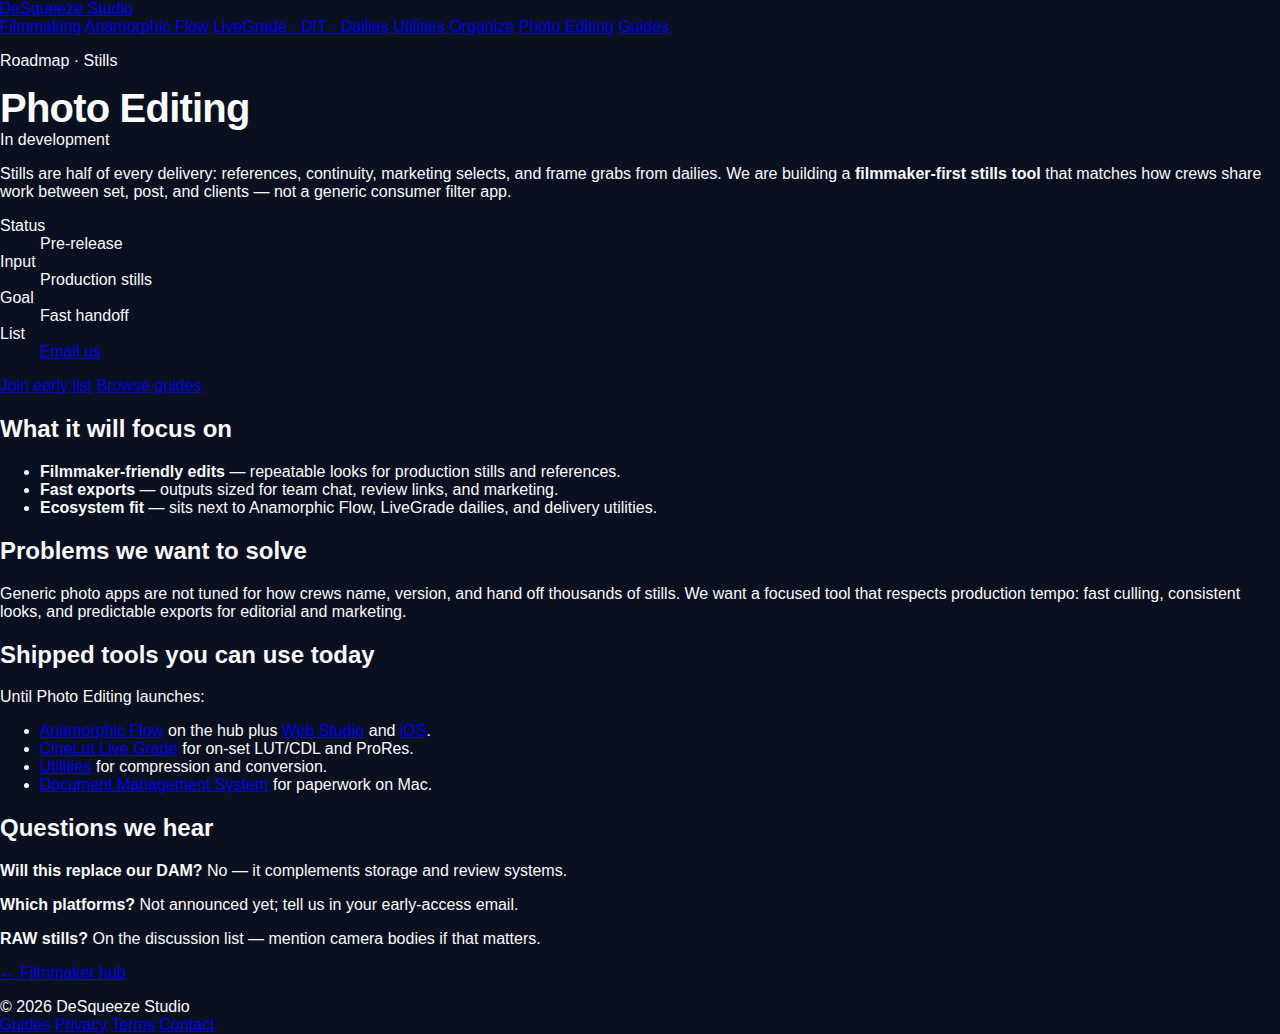
<file: photo-editing.html>
<!doctype html>
<html lang="en">
<head>
  <meta charset="utf-8" />
  <meta name="viewport" content="width=device-width, initial-scale=1" />
  <title>Photo Editing — Coming Soon | DeSqueeze Studio</title>
  <meta name="description" content="A photo editing tool for filmmakers is coming soon to the DeSqueeze Studio ecosystem. Join the early list and get notified when it launches." />
  <link rel="canonical" href="https://anamorphic-desqueeze.com/photo-editing.html" />
  <meta name="robots" content="index,follow" />
  <meta property="og:title" content="Photo Editing — Coming Soon | DeSqueeze Studio" />
  <meta property="og:url" content="https://anamorphic-desqueeze.com/photo-editing.html" />
  <link rel="stylesheet" href="./style.css?v=15" />
</head>
<body class="product-skin product-skin--photo">
  <header class="site-header">
    <div class="site-header__inner">
      <a href="/" class="brand">
        <span class="brand__dot"></span>
        <span>DeSqueeze Studio</span>
      </a>
      <nav class="nav">
        <a href="/index.html#filmstudio">Filmmaking</a>
        <a href="/index.html#anamorphic">Anamorphic Flow</a>
        <a href="/cinelutlivegrade.html">LiveGrade · DIT · Dailies</a>
        <a href="/index.html#utilities">Utilities</a>
        <a href="/index.html#organize">Organize</a>
        <a href="/photo-editing.html">Photo Editing</a>
        <a href="/guides.html">Guides</a>
      </nav>
    </div>
  </header>

  <main class="product-main">
    <header class="product-hero">
      <p class="product-hero__eyebrow">Roadmap · Stills</p>
      <h1 class="product-hero__title">Photo Editing</h1>
      <span class="product-roadmap-badge">In development</span>
      <p class="product-hero__lede">Stills are half of every delivery: references, continuity, marketing selects, and frame grabs from dailies. We are building a <strong>filmmaker-first stills tool</strong> that matches how crews share work between set, post, and clients — not a generic consumer filter app.</p>
      <dl class="product-spec-strip">
        <div class="product-spec-strip__item">
          <dt>Status</dt>
          <dd>Pre-release</dd>
        </div>
        <div class="product-spec-strip__item">
          <dt>Input</dt>
          <dd>Production stills</dd>
        </div>
        <div class="product-spec-strip__item">
          <dt>Goal</dt>
          <dd>Fast handoff</dd>
        </div>
        <div class="product-spec-strip__item">
          <dt>List</dt>
          <dd><a href="mailto:teamcentersap@gmail.com?subject=Photo%20Editing%20Early%20Access">Email us</a></dd>
        </div>
      </dl>
      <div class="product-hero__ctas">
        <a class="product-cta product-cta--primary" href="mailto:teamcentersap@gmail.com?subject=Photo%20Editing%20Early%20Access&amp;body=Hi%20DeSqueeze%20Studio%2C%0A%0APlease%20notify%20me%20when%20Photo%20Editing%20launches.%0A%0AName%3A%0APlatform%20(Mac%2FiPhone%2FWindows%2FAndroid)%3A%0AUse%20case%3A%0A">Join early list</a>
        <a class="product-cta" href="/guides.html">Browse guides</a>
      </div>
    </header>

    <div class="product-body">
      <section class="product-panel">
        <h2>What it will focus on</h2>
        <ul>
          <li><strong>Filmmaker-friendly edits</strong> — repeatable looks for production stills and references.</li>
          <li><strong>Fast exports</strong> — outputs sized for team chat, review links, and marketing.</li>
          <li><strong>Ecosystem fit</strong> — sits next to Anamorphic Flow, LiveGrade dailies, and delivery utilities.</li>
        </ul>
      </section>

      <section class="product-panel">
        <h2>Problems we want to solve</h2>
        <p>Generic photo apps are not tuned for how crews name, version, and hand off thousands of stills. We want a focused tool that respects production tempo: fast culling, consistent looks, and predictable exports for editorial and marketing.</p>
      </section>

      <section class="product-panel">
        <h2>Shipped tools you can use today</h2>
        <p>Until Photo Editing launches:</p>
        <ul>
          <li><a href="/index.html#anamorphic">Anamorphic Flow</a> on the hub plus <a href="/how-to-desqueeze-1-33x.html">Web Studio</a> and <a href="/anamorphic-desqueeze-iphone.html">iOS</a>.</li>
          <li><a href="/cinelutlivegrade.html">CineLut Live Grade</a> for on-set LUT/CDL and ProRes.</li>
          <li><a href="/index.html#utilities">Utilities</a> for compression and conversion.</li>
          <li><a href="/document-management-system.html">Document Management System</a> for paperwork on Mac.</li>
        </ul>
      </section>

      <section class="product-panel">
        <h2>Questions we hear</h2>
        <p><strong>Will this replace our DAM?</strong> No — it complements storage and review systems.</p>
        <p><strong>Which platforms?</strong> Not announced yet; tell us in your early-access email.</p>
        <p><strong>RAW stills?</strong> On the discussion list — mention camera bodies if that matters.</p>
      </section>

      <p class="product-back"><a href="/index.html">← Filmmaker hub</a></p>
    </div>
  </main>

  <footer class="site-footer">
    <div class="site-footer__inner">
      <div>© <span id="y"></span> DeSqueeze Studio</div>
      <div class="site-footer__links">
        <a href="/guides.html">Guides</a>
        <a href="/privacy.html">Privacy</a>
        <a href="/terms.html">Terms</a>
        <a href="mailto:teamcentersap@gmail.com">Contact</a>
      </div>
    </div>
  </footer>
  <script>document.getElementById("y").textContent = new Date().getFullYear();</script>
</body>
</html>
</file>
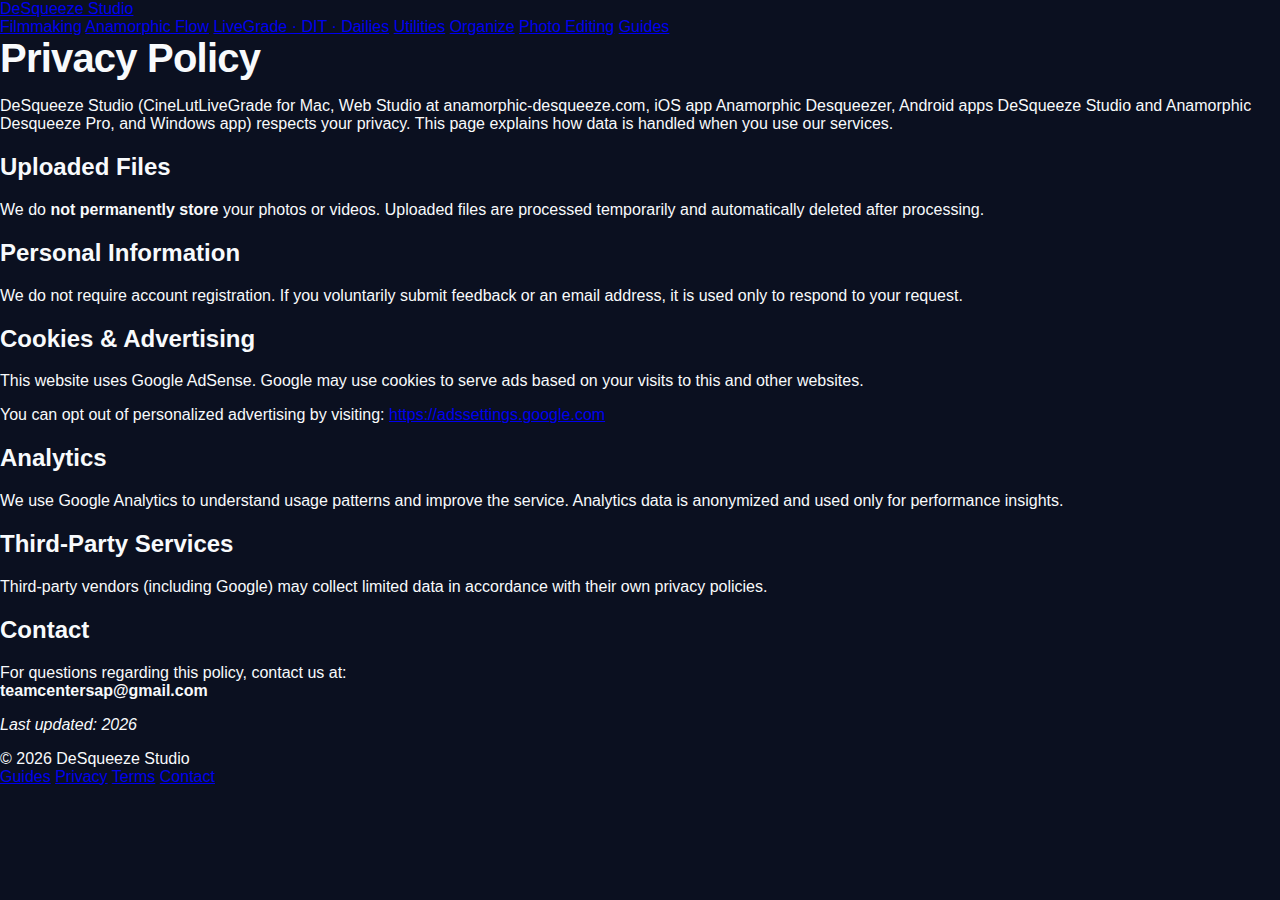
<file: privacy.html>
<!doctype html>
<html lang="en">
<head>
  <meta charset="utf-8" />
  <meta name="viewport" content="width=device-width, initial-scale=1" />
  <title>Privacy Policy – DeSqueeze Studio (Web, iOS, Android, Windows)</title>
  <meta name="description" content="Privacy policy for DeSqueeze Studio: Web Studio, iOS app, Android apps, and Windows app. We do not permanently store your photos or videos." />
  <link rel="canonical" href="https://anamorphic-desqueeze.com/privacy.html" />
  <meta name="robots" content="index,follow" />
  <meta property="og:title" content="Privacy Policy – DeSqueeze Studio" />
  <meta property="og:url" content="https://anamorphic-desqueeze.com/privacy.html" />
  <link rel="stylesheet" href="./style.css?v=21" />
</head>
<body>
  <header class="site-header">
    <div class="site-header__inner">
      <a href="/" class="brand">
        <span class="brand__dot"></span>
        <span>DeSqueeze Studio</span>
      </a>
      <nav class="nav">
        <a href="/index.html#filmstudio">Filmmaking</a>
        <a href="/index.html#anamorphic">Anamorphic Flow</a>
        <a href="/index.html#live-grade">LiveGrade · DIT · Dailies</a>
        <a href="/index.html#utilities">Utilities</a>
        <a href="/index.html#organize">Organize</a>
        <a href="/photo-editing.html">Photo Editing</a>
        <a href="/guides.html">Guides</a>
      </nav>
    </div>
  </header>

  <main class="legal-page">
    <h1>Privacy Policy</h1>

    <p>
      DeSqueeze Studio (CineLutLiveGrade for Mac, Web Studio at anamorphic-desqueeze.com, iOS app Anamorphic Desqueezer, Android apps DeSqueeze Studio and Anamorphic Desqueeze Pro, and Windows app) respects your privacy. This page explains how data is handled when you use our services.
    </p>

    <h2>Uploaded Files</h2>
    <p>
      We do <strong>not permanently store</strong> your photos or videos.
      Uploaded files are processed temporarily and automatically deleted after processing.
    </p>

    <h2>Personal Information</h2>
    <p>
      We do not require account registration.
      If you voluntarily submit feedback or an email address, it is used only to respond to your request.
    </p>

    <h2>Cookies &amp; Advertising</h2>
    <p>
      This website uses Google AdSense.
      Google may use cookies to serve ads based on your visits to this and other websites.
    </p>

    <p>
      You can opt out of personalized advertising by visiting:
      <a href="https://adssettings.google.com" target="_blank" rel="noopener">https://adssettings.google.com</a>
    </p>

    <h2>Analytics</h2>
    <p>
      We use Google Analytics to understand usage patterns and improve the service.
      Analytics data is anonymized and used only for performance insights.
    </p>

    <h2>Third-Party Services</h2>
    <p>
      Third-party vendors (including Google) may collect limited data in accordance with their own privacy policies.
    </p>

    <h2>Contact</h2>
    <p>
      For questions regarding this policy, contact us at:
      <br />
      <strong>teamcentersap@gmail.com</strong>
    </p>

    <p><em>Last updated: 2026</em></p>
  </main>

  <footer class="site-footer">
    <div class="site-footer__inner">
      <div>© <span id="y"></span> DeSqueeze Studio</div>
      <div class="site-footer__links">
        <a href="/guides.html">Guides</a>
        <a href="/privacy.html">Privacy</a>
        <a href="/terms.html">Terms</a>
        <a href="mailto:teamcentersap@gmail.com">Contact</a>
      </div>
    </div>
  </footer>
  <script>document.getElementById("y").textContent = new Date().getFullYear();</script>
</body>
</html>
</file>
<file: style.css>
:root {
  --bg: #0b1020;
  --bg-elevated: #141b2f;
  --panel: rgba(30, 41, 59, 0.78);
  --card: rgba(22, 31, 49, 0.9);
  --text: #f8fafc;
  --muted: rgba(226, 232, 240, 0.82);
  --accent: #60a5fa;
  --accent-soft: rgba(96, 165, 250, 0.18);
  --border: rgba(148, 163, 184, 0.3);
  --danger: #f87171;
}

html, body {
  margin: 0;
  padding: 0;
  background: var(--bg);
  color: var(--text);
  font-family: 'Inter', -apple-system, BlinkMacSystemFont, 'Segoe UI', sans-serif;
  -webkit-font-smoothing: antialiased;
}

.wrapper { min-height: 100vh; }
.hero { padding: 3.5rem 1.5rem 2rem; display: flex; justify-content: center; }
.card { max-width: 1000px; width: 100%; background: var(--card); border-radius: 20px; padding: 1.5rem; border: 1px solid var(--border); }
h1 { margin: 0; font-size: clamp(24px, 4vw, 40px); font-weight: 700; letter-spacing: -0.02em; }
.sub { margin-top: .4rem; color: var(--muted); }

.grid {
  display: grid;
  grid-template-columns: 1fr;
  gap: 1rem;
  padding: 0 1.5rem 3rem;
  max-width: 1200px;
  margin: 0 auto;
}
@media (min-width: 980px){ .grid { grid-template-columns: 1fr 1fr; } }

.panel {
  background: var(--panel);
  border-radius: 16px;
  padding: 1.25rem;
  border: 1px solid var(--border);
  box-shadow: 0 10px 28px rgba(2, 6, 23, 0.28);
}

/* Preview area */
.preview {
  position: relative;
  aspect-ratio: 16 / 9;
  background: #0b1220;
  border-radius: 12px;
  overflow: hidden;
  display: grid;
  place-items: center;
}

.preview video {
  width: calc(100% / var(--d, 1));
  transform: scaleX(var(--d, 1));
  transform-origin: center center;
  object-fit: contain;
  transition: transform .25s ease;
}
.preview canvas {
  width: 100%;
  height: 100%;
  object-fit: contain;
  display: block;
}

.controls { display: flex; flex-direction: column; gap: .5rem; margin-top: .75rem; }
.actions { display: flex; gap: .5rem; align-items: center; flex-wrap: wrap; }
.status { margin-left: auto; color: var(--muted); font-size: .95rem; }

button, .file span {
  background: rgba(15, 23, 42, 0.72);
  border: 1px solid rgba(148, 163, 184, 0.45);
  color: #e2e8f0;
  border-radius: 12px;
  padding: 8px 14px;
  cursor: pointer;
  transition: all .15s ease-in-out;
}
button:hover, .file span:hover { background: rgba(30, 41, 59, 0.86); border-color: rgba(148, 163, 184, 0.7); }
.start { border-color: var(--accent); }
.stop  { border-color: var(--danger); }

.hidden { display: none !important; }
.download a { color: #93c5fd; }

.row {
  display: grid;
  grid-template-columns: 180px 1fr;
  gap: .75rem;
  align-items: center;
  margin-top: .75rem;
}

select, input[type="number"], input[type="text"], input[type="file"] {
  background: rgba(15, 23, 42, 0.75);
  color: var(--text);
  border: 1px solid rgba(148, 163, 184, 0.45);
  border-radius: 12px;
  padding: .5rem .6rem;
  width: 100%;
}
select:focus, input:focus { outline: none; border-color: var(--accent); }

/* Progress */
progress {
  width: 100%;
  height: 10px;
  border-radius: 10px;
  background: rgba(51, 65, 85, 0.8);
  appearance: none;
}
progress::-webkit-progress-bar { background: rgba(51, 65, 85, 0.8); border-radius: 10px; }
progress::-webkit-progress-value { background: var(--accent); border-radius: 10px; }
progress.hidden { display: none; }

/* Queue */
.queue { display: grid; gap: 8px; margin-top: .5rem; }
.queue-item {
  display: grid;
  grid-template-columns: 1fr 140px;
  gap: 8px;
  align-items: center;
  background: rgba(255,255,255,0.05);
  border-radius: 10px;
  padding: 8px 10px;
}
.queue-name { opacity: .95; overflow: hidden; text-overflow: ellipsis; white-space: nowrap; }
.queue-status { opacity: .75; font-size: .9rem; }
.queue-progress { width: 140px; height: 8px; }

/* ===================== Marketing / Product Layout ===================== */

.hero__layout {
  display: grid;
  grid-template-columns: minmax(0, 1.4fr) minmax(0, 1.2fr);
  gap: 1.75rem;
  align-items: center;
}

.hero__eyebrow {
  text-transform: uppercase;
  letter-spacing: .16em;
  font-size: .75rem;
  color: rgba(148, 163, 184, 0.95);
  margin-bottom: .35rem;
}

.hero__kicker {
  display: inline-flex;
  align-items: center;
  gap: .4rem;
  font-size: .8rem;
  color: var(--muted);
  margin-top: .5rem;
}

.hero__kicker-dot {
  width: .5rem;
  height: .5rem;
  border-radius: 999px;
  background: var(--accent);
}

.hero__media {
  position: relative;
  border-radius: 20px;
  overflow: hidden;
  background: linear-gradient(165deg, #0c0c12 0%, #050508 100%);
  border: 1px solid var(--border);
  box-shadow: 0 32px 80px rgba(0, 0, 0, 0.5), 0 0 0 1px rgba(255, 255, 255, 0.04) inset;
}

.hero__media img {
  display: block;
  width: 100%;
  height: auto;
}

.hero__media-glow {
  position: absolute;
  inset: auto 8% 10%;
  height: 32px;
  filter: blur(24px);
  background: radial-gradient(circle at 50% 0%, rgba(96, 165, 250, 0.8), transparent 65%);
  opacity: .7;
}

@media (max-width: 900px) {
  .hero__layout {
    grid-template-columns: minmax(0, 1fr);
  }
  .hero__media {
    order: -1;
  }
}

.pill-strip {
  display: inline-flex;
  align-items: center;
  gap: .5rem;
  padding: .3rem .75rem;
  border-radius: 999px;
  background: var(--accent-soft);
  border: 1px solid rgba(96, 165, 250, 0.25);
  font-size: .75rem;
  font-weight: 500;
  color: rgba(250, 250, 250, 0.9);
  margin-bottom: .5rem;
  letter-spacing: 0.02em;
}

.pill-strip__dot {
  width: .4rem;
  height: .4rem;
  border-radius: 999px;
  background: #22c55e;
}

/* Platforms visual (Web + Mobile) */
.platforms-visual {
  max-width: 1200px;
  margin: 0 auto 2rem;
  padding: 0 1.5rem;
}
.platforms-visual__grid {
  display: grid;
  grid-template-columns: 1fr 1fr;
  gap: 1rem;
}
@media (max-width: 640px) {
  .platforms-visual__grid { grid-template-columns: 1fr; }
}
.platforms-visual__card {
  position: relative;
  border-radius: 16px;
  overflow: hidden;
  border: 1px solid var(--border);
  background: var(--bg-elevated);
  box-shadow: 0 16px 40px rgba(0, 0, 0, 0.3);
}
.platforms-visual__card img {
  display: block;
  width: 100%;
  height: auto;
  vertical-align: middle;
}
.platforms-visual__label {
  position: absolute;
  bottom: 0;
  left: 0;
  right: 0;
  padding: 10px 14px;
  background: linear-gradient(transparent, rgba(0, 0, 0, 0.75));
  color: #fff;
  font-size: .85rem;
  font-weight: 600;
  letter-spacing: .04em;
}

/* Product strip + cards */

.product-strip {
  max-width: 1200px;
  margin: 0 auto;
  padding: 0 1.5rem 2.5rem;
}

.product-strip__header {
  display: flex;
  justify-content: space-between;
  align-items: flex-end;
  flex-wrap: wrap;
  gap: .75rem;
  margin-bottom: 1.1rem;
}

.product-strip__title {
  font-size: 1.1rem;
  font-weight: 600;
}

.product-strip__subtitle {
  font-size: .9rem;
  color: var(--muted);
}

.product-grid {
  display: grid;
  grid-template-columns: repeat(auto-fit, minmax(190px, 1fr));
  gap: 0.9rem;
}

.product-card {
  position: relative;
  background: linear-gradient(165deg, rgba(18, 18, 24, 0.98) 0%, rgba(12, 12, 18, 0.99) 100%);
  border-radius: 16px;
  padding: 1.1rem 1.1rem 1.25rem;
  border: 1px solid var(--border);
  box-shadow: 0 20px 48px rgba(0, 0, 0, 0.35), 0 0 0 1px rgba(255, 255, 255, 0.03) inset;
  display: flex;
  flex-direction: column;
  gap: .5rem;
  transition: border-color .2s, box-shadow .2s;
}
.product-card:hover {
  border-color: rgba(255, 255, 255, 0.12);
  box-shadow: 0 24px 56px rgba(0, 0, 0, 0.4), 0 0 0 1px rgba(255, 255, 255, 0.04) inset;
}
.product-card--flagship {
  border-color: rgba(96, 165, 250, 0.25);
  box-shadow: 0 20px 48px rgba(0, 0, 0, 0.35), 0 0 0 1px rgba(96, 165, 250, 0.08) inset;
}
.product-card--flagship:hover {
  border-color: rgba(96, 165, 250, 0.4);
}

.product-card__tag {
  align-self: flex-start;
  font-size: .7rem;
  text-transform: uppercase;
  letter-spacing: .16em;
  color: rgba(148, 163, 184, 0.95);
}

.product-card__title {
  font-size: .98rem;
  font-weight: 600;
}

.product-card__body {
  font-size: .85rem;
  color: var(--muted);
  line-height: 1.45;
  min-height: 2.9em;
}

.product-card__media {
  margin-top: .4rem;
  border-radius: 12px;
  overflow: hidden;
  border: 1px solid rgba(30, 64, 175, 0.6);
}

.product-card__media img {
  display: block;
  width: 100%;
  height: auto;
}

.product-card__cta {
  margin-top: .6rem;
  display: inline-flex;
  align-items: center;
  gap: .35rem;
  font-size: .85rem;
  color: #bfdbfe;
  text-decoration: none;
}

.product-card__cta:hover {
  color: #eff6ff;
}

.product-card__cta-arrow {
  font-size: .95rem;
}

/* Specs matrix */

.specs {
  max-width: 1200px;
  margin: 0 auto 2.5rem;
  padding: 0 1.5rem;
}

.specs__title {
  font-size: 1.1rem;
  font-weight: 600;
  margin-bottom: .3rem;
}

.specs__subtitle {
  font-size: .9rem;
  color: var(--muted);
  margin-bottom: 1rem;
}

.specs-table {
  width: 100%;
  border-collapse: collapse;
  font-size: .86rem;
  border-radius: 16px;
  overflow: hidden;
  background: var(--panel);
  border: 1px solid var(--border);
  box-shadow: 0 20px 50px rgba(0, 0, 0, 0.3);
}

.specs-table thead {
  background: rgba(15, 23, 42, 0.98);
}

.specs-table th,
.specs-table td {
  padding: .6rem .75rem;
  border-bottom: 1px solid rgba(31, 41, 55, 0.95);
}

.specs-table th {
  text-align: left;
  font-weight: 600;
  font-size: .8rem;
  text-transform: uppercase;
  letter-spacing: .12em;
  color: rgba(148, 163, 184, 0.95);
}

.specs-table td {
  color: var(--muted);
}

.specs-table tr:nth-child(even) td {
  background: radial-gradient(circle at 0% 0%, rgba(15, 23, 42, 0.9), rgba(15, 23, 42, 0.98));
}

.specs-chip {
  display: inline-flex;
  align-items: center;
  gap: .3rem;
  padding: .15rem .5rem;
  border-radius: 999px;
  border: 1px solid rgba(56, 189, 248, 0.4);
  font-size: .72rem;
  color: #e0f2fe;
}

.specs-chip--native {
  border-color: rgba(34, 197, 94, 0.55);
  color: #bbf7d0;
}

/* Use-case band */

.usecases {
  max-width: 1200px;
  margin: 0 auto 2.5rem;
  padding: 0 1.5rem;
}

.usecases__title {
  font-size: 1.05rem;
  font-weight: 600;
  margin-bottom: .3rem;
}

.usecases__subtitle {
  font-size: .9rem;
  color: var(--muted);
  margin-bottom: 1rem;
}

.usecase-grid {
  display: grid;
  grid-template-columns: repeat(auto-fit, minmax(210px, 1fr));
  gap: .9rem;
}

.usecase-card {
  border-radius: 16px;
  padding: 1rem 1.1rem 1.2rem;
  background: var(--panel);
  border: 1px solid var(--border);
  box-shadow: 0 16px 40px rgba(0, 0, 0, 0.25);
  transition: border-color .2s, box-shadow .2s;
}
.usecase-card:hover {
  border-color: rgba(255, 255, 255, 0.1);
  box-shadow: 0 20px 48px rgba(0, 0, 0, 0.3);
}

.usecase-card__label {
  font-size: .75rem;
  text-transform: uppercase;
  letter-spacing: .16em;
  color: rgba(148, 163, 184, 0.95);
}

.usecase-card__title {
  margin-top: .25rem;
  font-size: .97rem;
  font-weight: 600;
}

.usecase-card__body {
  margin-top: .45rem;
  font-size: .85rem;
  color: var(--muted);
}

.usecase-card__links {
  margin-top: .55rem;
  display: flex;
  flex-wrap: wrap;
  gap: .4rem .75rem;
  font-size: .8rem;
}

.usecase-card__links a {
  color: #bfdbfe;
  text-decoration: none;
}

.usecase-card__links a:hover {
  color: #eff6ff;
}

/* Trust strip */

.trust-strip {
  max-width: 1200px;
  margin: 0 auto 2.5rem;
  padding: 1rem 1.5rem;
  border-radius: 14px;
  background: rgba(22, 101, 52, 0.12);
  border: 1px solid rgba(34, 197, 94, 0.25);
  display: flex;
  flex-wrap: wrap;
  gap: .5rem 1rem;
  align-items: center;
  font-size: .86rem;
  color: #bbf7d0;
  font-weight: 500;
}

.trust-strip__pill {
  display: inline-flex;
  align-items: center;
  gap: .35rem;
  padding: .18rem .55rem;
  border-radius: 999px;
  background: rgba(21, 128, 61, 0.45);
  font-size: .75rem;
  text-transform: uppercase;
  letter-spacing: .13em;
}

.trust-strip__dot {
  width: .45rem;
  height: .45rem;
  border-radius: 999px;
  background: #22c55e;
}

.trust-strip a {
  color: #bbf7d0;
  text-decoration: underline;
  text-decoration-style: dotted;
}

.trust-strip a:hover {
  color: #ecfccb;
}

/* App UI screenshots section */
.app-ui-section {
  max-width: 1200px;
  margin: 0 auto 2.5rem;
  padding: 0 1.5rem;
}

.app-ui-section__title {
  font-size: 1.15rem;
  font-weight: 600;
  margin: 0 0 .3rem;
  letter-spacing: -0.02em;
}

.app-ui-section__sub {
  font-size: .95rem;
  color: var(--muted);
  margin: 0 0 1.25rem;
}

.app-ui-grid {
  display: grid;
  grid-template-columns: repeat(auto-fit, minmax(280px, 1fr));
  gap: 1.25rem;
}

.app-ui-card {
  position: relative;
  border-radius: 16px;
  overflow: hidden;
  background: var(--panel);
  border: 1px solid var(--border);
  box-shadow: 0 20px 50px rgba(0, 0, 0, 0.35);
}

.app-ui-card img {
  display: block;
  width: 100%;
  height: auto;
  vertical-align: middle;
}

.app-ui-card__label {
  display: block;
  padding: .6rem 1rem;
  font-size: .8rem;
  font-weight: 500;
  color: var(--muted);
  background: rgba(0, 0, 0, 0.35);
}
</file>
